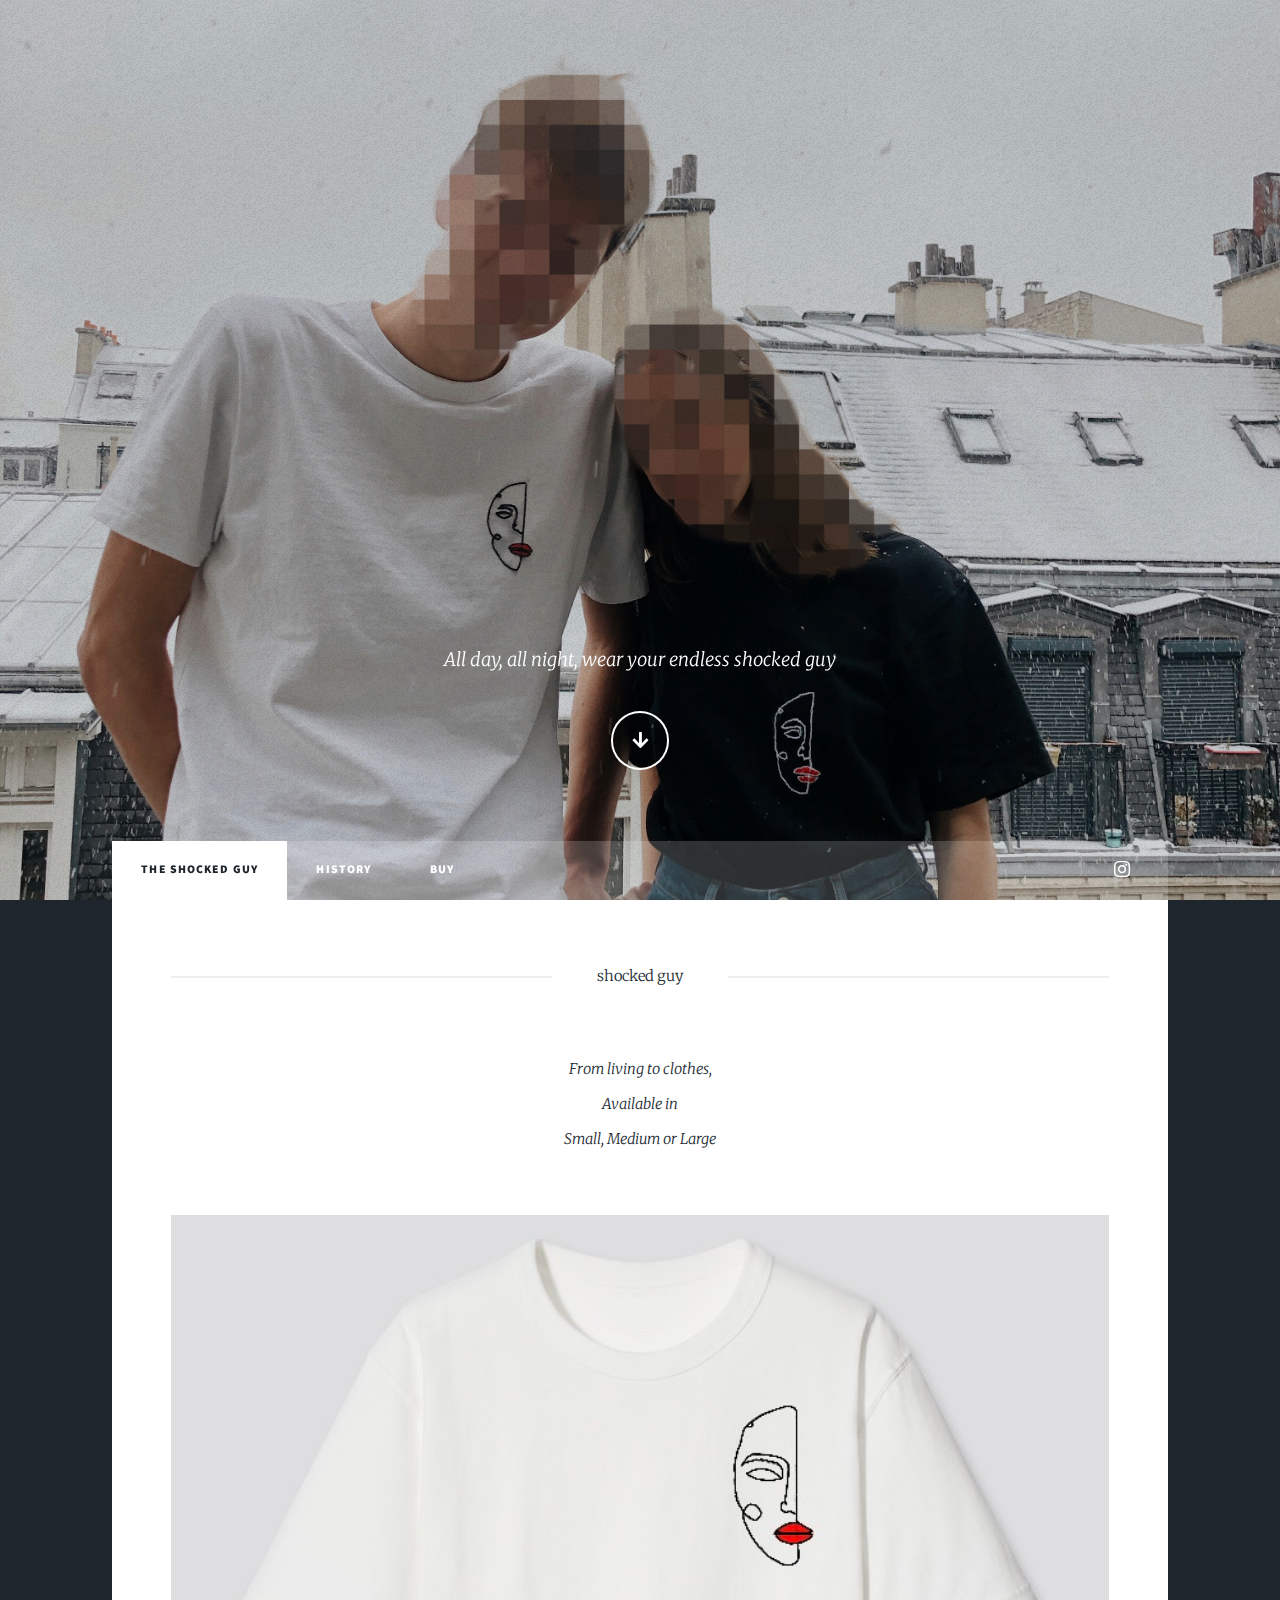
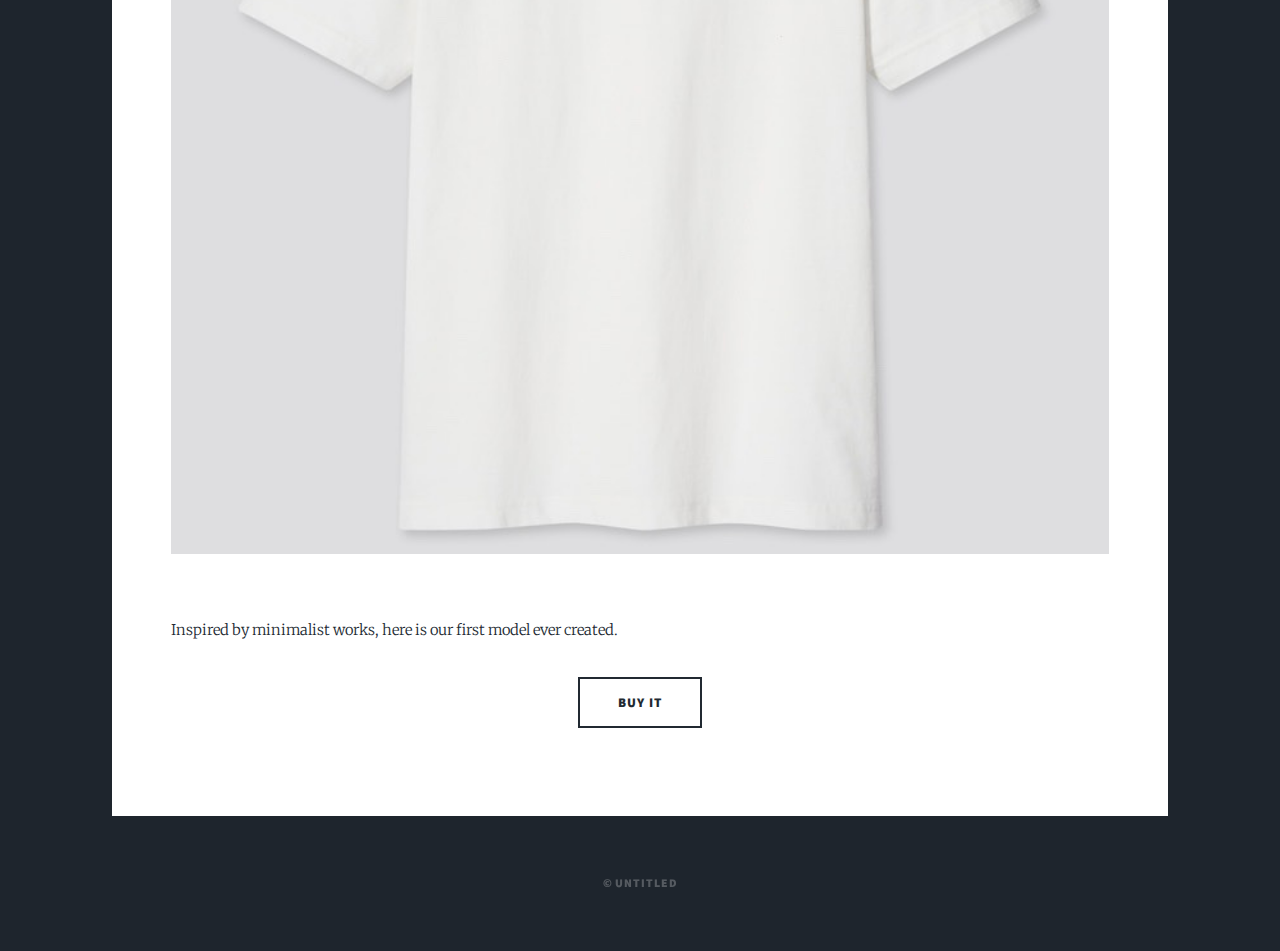
<file: index.html>
<!DOCTYPE HTML>
<!--
	Massively by HTML5 UP
	html5up.net | @ajlkn
	Free for personal and commercial use under the CCA 3.0 license (html5up.net/license)
-->
<html>
	<head>
		<title>Lessleep</title>
		<meta charset="utf-8" />
		<meta name="viewport" content="width=device-width, initial-scale=1, user-scalable=no" />
		<link rel="stylesheet" href="assets/css/main.css" />
		<noscript><link rel="stylesheet" href="assets/css/noscript.css" /></noscript>
	</head>
	<body class="is-preload">

		<!-- Wrapper -->
			<div id="wrapper" class="fade-in">

				<!-- Intro -->
					<div id="intro">
						
						<p>All day, all night, wear your endless shocked guy</p>
						<ul class="actions">
							<li><a href="#header" class="button icon solid solo fa-arrow-down scrolly">Join the movement</a></li>
						</ul>
					</div>

				<!-- Header -->
					<header id="header">
						<a href="index.html" class="logo">Limitless</a>
					</header>

				<!-- Nav -->
					<nav id="nav">
						<ul class="links">
							<li class="active"><a href="index.html">The shocked guy</a></li>
						<!-- 	<li><a href="deuxiemeitem.html">Second item</a></li> -->
							<li><a href="histoire.html">History</a></li>
							<li><a href="buy.html">Buy</a></li>

						</ul>
						<ul class="icons">
							
							<li><a href="https://www.instagram.com/untilsunrise_brand/" class="icon brands fa-instagram"><span class="label">Instagram</span></a></li>
							
						</ul>
					</nav>

				<!-- Main -->
					<div id="main">

						<!-- Featured Post -->
							<article class="post featured">
								<header class="major">
									<span class="date">shocked guy</span>
									
									<p>From living to clothes, <br/>
									 Available in <br />
									Small, Medium or Large</p>
								</header>
								<a class="image main"><img src="images/pic07.jpg" alt="" /></a>
								<p>Inspired by minimalist works, here is our first model ever created.</p>
								<ul class="actions special">
									<li><a href="buy.html" class="button large">Buy it</a></li>
								</ul>
							</article>
						

					</div>

				

				<!-- Copyright -->
					<div id="copyright">
						<ul><li>&copy; Untitled</li></ul>
					</div>

			</div>

		<!-- Scripts -->
			<script src="assets/js/jquery.min.js"></script>
			<script src="assets/js/jquery.scrollex.min.js"></script>
			<script src="assets/js/jquery.scrolly.min.js"></script>
			<script src="assets/js/browser.min.js"></script>
			<script src="assets/js/breakpoints.min.js"></script>
			<script src="assets/js/util.js"></script>
			<script src="assets/js/main.js"></script>

	</body>
</html>
</file>
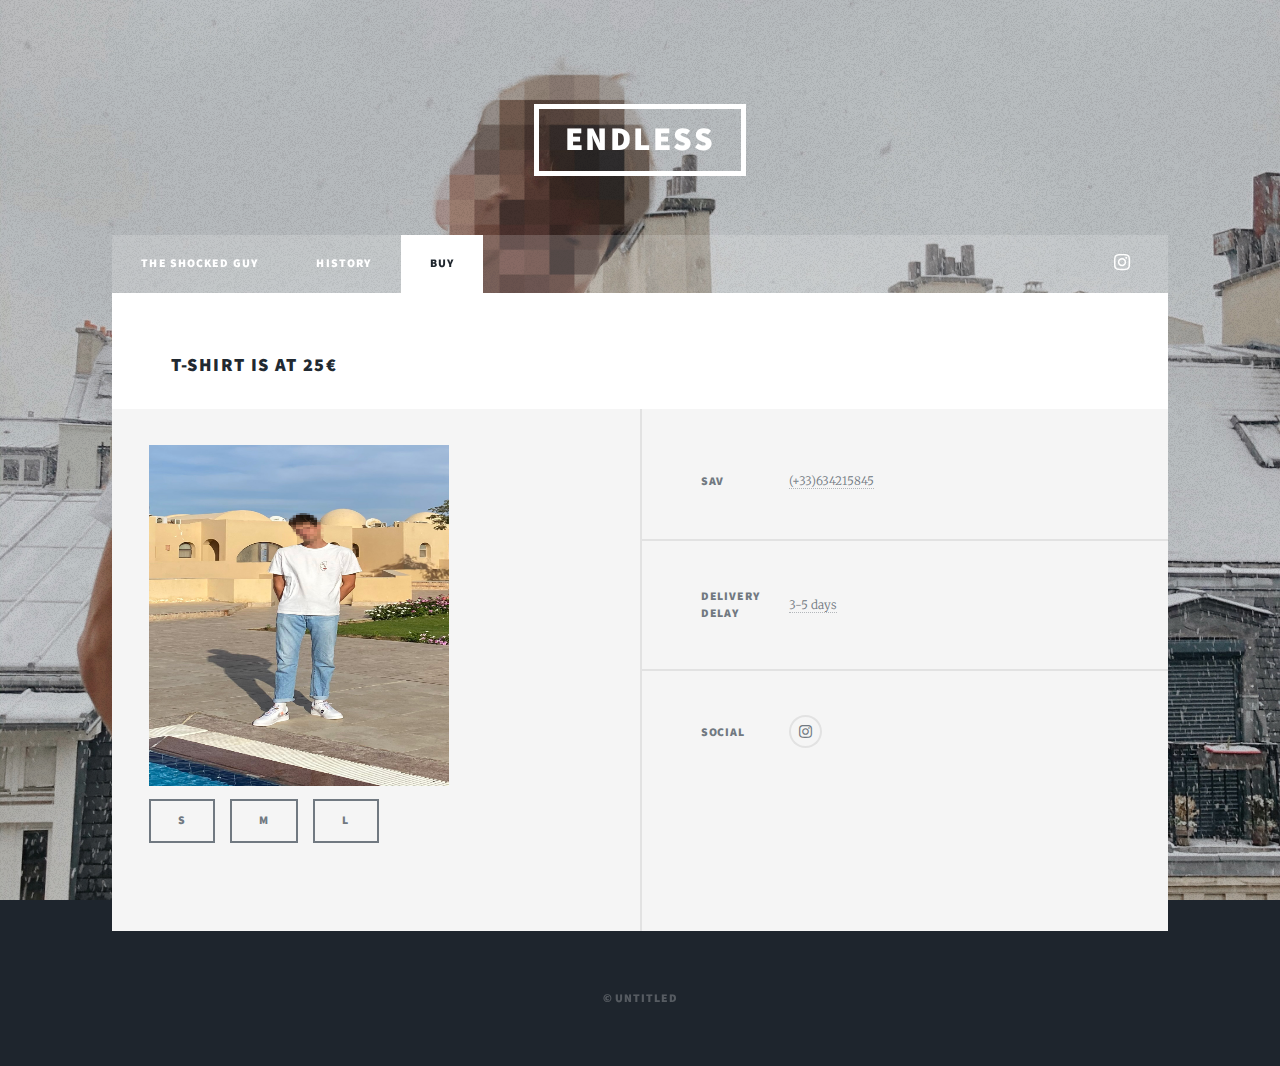
<file: buy.html>
<!DOCTYPE HTML>
<!--
	Massively by HTML5 UP
	html5up.net | @ajlkn
	Free for personal and commercial use under the CCA 3.0 license (html5up.net/license)
-->
<html>
	<head>
		<title>Lessleep</title>
		<meta charset="utf-8" />
		<meta name="viewport" content="width=device-width, initial-scale=1, user-scalable=no" />
		<link rel="stylesheet" href="assets/css/main.css" />
		<noscript><link rel="stylesheet" href="assets/css/noscript.css" /></noscript>
	</head>
	<body class="is-preload">

		<!-- Wrapper -->
			
		<!-- Wrapper -->
			<div id="wrapper">

				<!-- Header -->
					<header id="header">
						<a href="index.html" class="logo">Endless</a>
					</header>

				<!-- Nav -->
					<nav id="nav">
						<ul class="links">
							<li><a href="index.html">The shocked guy</a></li>
							<!-- <li><a href="deuxiemeitem.html">Second item</a></li> -->
							<li><a href="histoire.html">History</a></li>
							<li class="active"><a href="buy.html">Buy</a></li>

						</ul>


						<ul class="icons">
							<li><a href="https://www.instagram.com/untilsunrise_brand/" class="icon brands fa-instagram"><span class="label">Instagram</span></a></li>
							
						</ul>
					</nav>

				<!-- Main -->
					<div id="main">
<h3> T-shirt is at 25€</h3>

					</div>

					<footer id="footer">


						<section>
							
							<form method="post" action="#">
								<div class="fields">
								<div display: inline-block><img src="images/ah.jpg"width="300"
									height="341"></div>
									
								<!---	<div class="field">
										<label for="email">Email</label>
										<input type="text" name="email" id="email" />
									</div>
									<div class="field">
										<label for="message">Message</label>
										<textarea name="message" id="message" rows="3"></textarea>
									</div>
								</div> -->
								
								<ul class="actions">

									<li><input type="submit" value="S" />
									</li>
									<li><input type="submit" value="M" />
									</li>
									<li><input type="submit" value="L" />
									</li>

									
								</ul>

								
							</form>
							
						</section>
						<section class="split contact">
							
							<section>
								<h3>SAV</h3>
								<p><a href="tel:+33634215845">(+33)634215845</a>
									<br>
							</section>
							<section>
								<h3>delivery delay</h3>
								<p><a>3-5 days</a></p>
							</section>
							<section>
								<h3>Social</h3>
								<ul class="icons alt">
									<li><a href="https://www.instagram.com/untilsunrise_brand/" class="icon brands fa-instagram"><span class="label">Instagram</span></a></li>
									
								
								</ul>
							</section>
						</section>
					</footer>

				

				<!-- Copyright -->
					<div id="copyright">
						<ul><li>&copy; Untitled</li></ul>
					</div>

			</div>

		<!-- Scripts -->
			<script src="assets/js/jquery.min.js"></script>
			<script src="assets/js/jquery.scrollex.min.js"></script>
			<script src="assets/js/jquery.scrolly.min.js"></script>
			<script src="assets/js/browser.min.js"></script>
			<script src="assets/js/breakpoints.min.js"></script>
			<script src="assets/js/util.js"></script>
			<script src="assets/js/main.js"></script>

	</body>
</html>
</file>
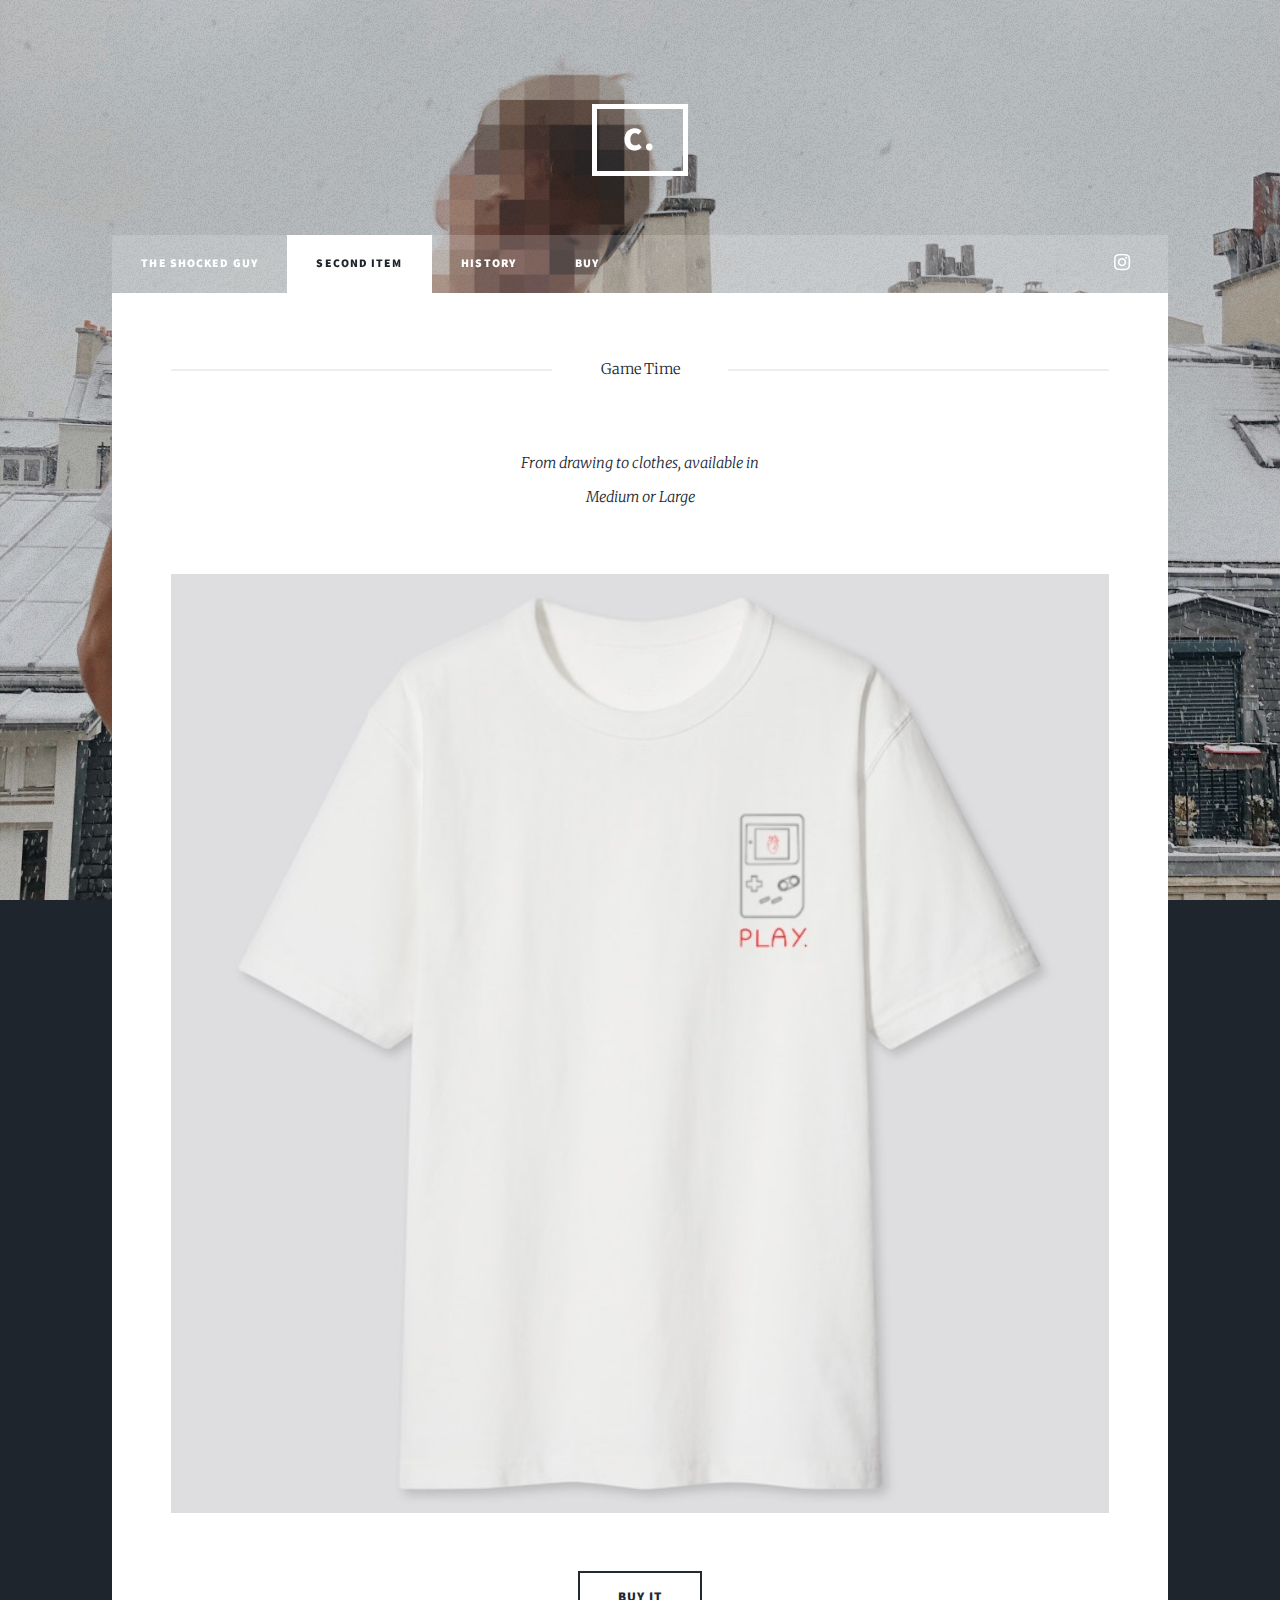
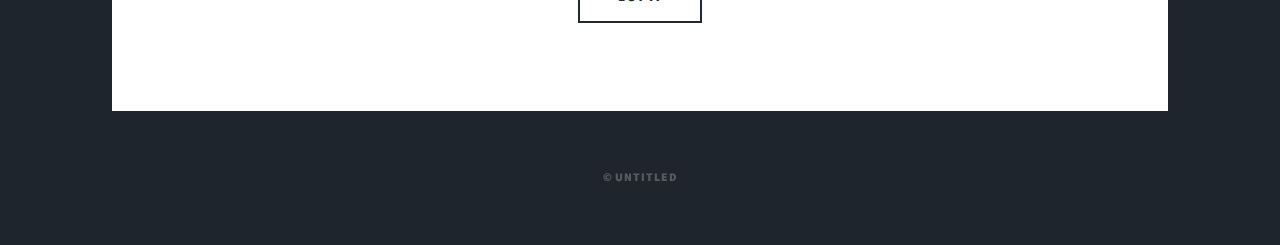
<file: deuxiemeitem.html>
<!DOCTYPE HTML>
<!--
	Massively by HTML5 UP
	html5up.net | @ajlkn
	Free for personal and commercial use under the CCA 3.0 license (html5up.net/license)
-->
<html>
	<head>
		<title>Lessleep</title>
		<meta charset="utf-8" />
		<meta name="viewport" content="width=device-width, initial-scale=1, user-scalable=no" />
		<link rel="stylesheet" href="assets/css/main.css" />
		<noscript><link rel="stylesheet" href="assets/css/noscript.css" /></noscript>
	</head>
	<body class="is-preload">

		<!-- Wrapper -->
			<div id="wrapper">

				<!-- Header -->
					<header id="header">
						<a href="index.html" class="logo">C.</a>
					</header>

				<!-- Nav -->
					<nav id="nav">
						<ul class="links">
							<li><a href="index.html">The shocked guy</a></li>
							<li class="active"><a href="deuxiemeitem.html">Second item</a></li>
							<li><a href="histoire.html">History</a></li>
							<li><a href="buy.html">Buy</a></li>
						</ul>


						<ul class="icons">
							<li><a href="#" class="icon brands fa-instagram"><span class="label">Instagram</span></a></li>
							
						</ul>
					</nav>

				<!-- Main -->
					<div id="main">

						<!-- Post -->


						<article class="post featured">
								<header class="major">
									<span class="date">Game Time</span>
									
									<p>From drawing to clothes,
									available in <br />
									Medium or Large</p>
								</header>
								<a class="image main"><img src="images/pic02.jpg" alt="" /></a>
								<ul class="actions special">
									<li><a href="buy.html" class="button large">Buy it</a></li>
								</ul>
							</article>


					</div>

			

				<!-- Copyright -->
					<div id="copyright">
						<ul><li>&copy; Untitled</li></ul>
					</div>

			</div>

		<!-- Scripts -->
			<script src="assets/js/jquery.min.js"></script>
			<script src="assets/js/jquery.scrollex.min.js"></script>
			<script src="assets/js/jquery.scrolly.min.js"></script>
			<script src="assets/js/browser.min.js"></script>
			<script src="assets/js/breakpoints.min.js"></script>
			<script src="assets/js/util.js"></script>
			<script src="assets/js/main.js"></script>

	</body>
</html>
</file>
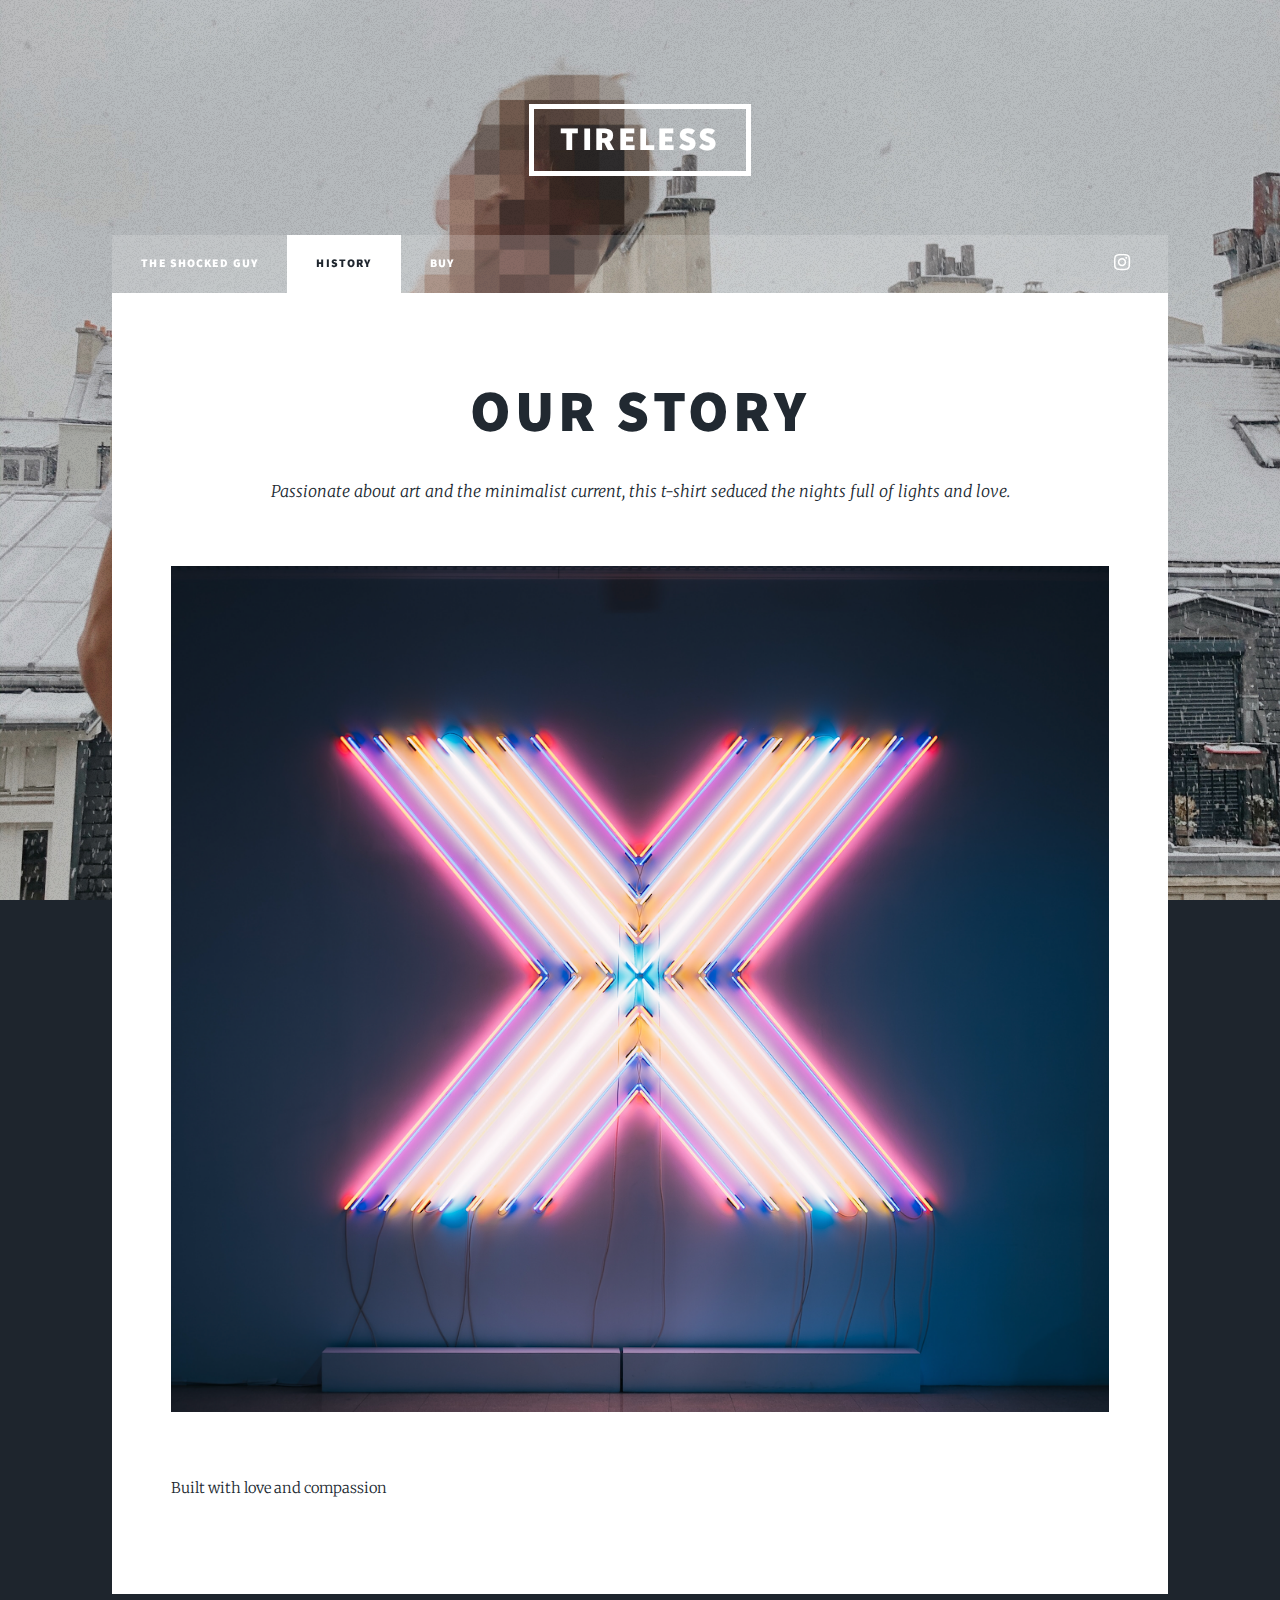
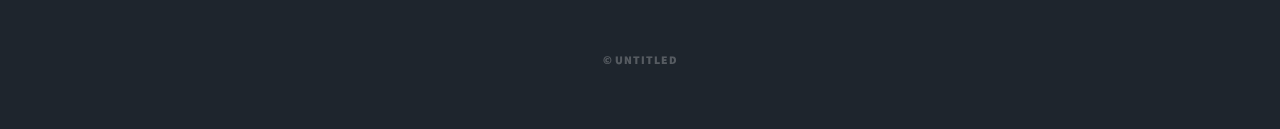
<file: histoire.html>
<!DOCTYPE HTML>
<!--
	Massively by HTML5 UP
	html5up.net | @ajlkn
	Free for personal and commercial use under the CCA 3.0 license (html5up.net/license)
-->
<html>
	<head>
		<title>Lessleep</title>
		<meta charset="utf-8" />
		<meta name="viewport" content="width=device-width, initial-scale=1, user-scalable=no" />
		<link rel="stylesheet" href="assets/css/main.css" />
		<noscript><link rel="stylesheet" href="assets/css/noscript.css" /></noscript>
	</head>
	<body class="is-preload">

		<!-- Wrapper -->
			<div id="wrapper">

				<!-- Header -->
					<header id="header">
						<a href="index.html" class="logo">Tireless</a>
					</header>

				<!-- Nav -->
					<nav id="nav">
						<ul class="links">
							<li><a href="index.html">The shocked guy</a></li>
					<!--		<li><a href="deuxiemeitem.html">Second item</a></li> -->
							<li class="active"><a href="histoire.html">History</a></li>
							<li><a href="buy.html">Buy</a></li>
							
						</ul>


						<ul class="icons">
							<li><a href="https://www.instagram.com/untilsunrise_brand/" class="icon brands fa-instagram"><span class="label">Instagram</span></a></li>
							
						</ul>
					</nav>

				<!-- Main -->
					<div id="main">

						<!-- Post -->
							<section class="post">
								<header class="major">
								
									<h1>Our story</h1>
									<p>Passionate about art and the minimalist current, this t-shirt seduced the nights full of lights and love.</p>
								</header>
								<div class="image main"><img src="images/pic01.jpg" alt="" /></div>
								<p>Built with love and compassion</p>
							
							</section>

							


					</div>



					

				<!-- Copyright -->
					<div id="copyright">
						<ul><li>&copy; Untitled</li></ul>
					</div>

			</div>

		<!-- Scripts -->
			<script src="assets/js/jquery.min.js"></script>
			<script src="assets/js/jquery.scrollex.min.js"></script>
			<script src="assets/js/jquery.scrolly.min.js"></script>
			<script src="assets/js/browser.min.js"></script>
			<script src="assets/js/breakpoints.min.js"></script>
			<script src="assets/js/util.js"></script>
			<script src="assets/js/main.js"></script>

	</body>
</html>
</file>
<file: assets/css/main.css>
@import url(fontawesome-all.min.css);
@import url("https://fonts.googleapis.com/css?family=Merriweather:300,700,300italic,700italic|Source+Sans+Pro:900");

/*
	Massively by HTML5 UP
	html5up.net | @ajlkn
	Free for personal and commercial use under the CCA 3.0 license (html5up.net/license)
*/

html, body, div, span, applet, object,
iframe, h1, h2, h3, h4, h5, h6, p, blockquote,
pre, a, abbr, acronym, address, big, cite,
code, del, dfn, em, img, ins, kbd, q, s, samp,
small, strike, strong, sub, sup, tt, var, b,
u, i, center, dl, dt, dd, ol, ul, li, fieldset,
form, label, legend, table, caption, tbody,
tfoot, thead, tr, th, td, article, aside,
canvas, details, embed, figure, figcaption,
footer, header, hgroup, menu, nav, output, ruby,
section, summary, time, mark, audio, video {
	margin: 0;
	padding: 0;
	border: 0;
	font-size: 100%;
	font: inherit;
	vertical-align: baseline;}

article, aside, details, figcaption, figure,
footer, header, hgroup, menu, nav, section {
	display: block;}

body {
	line-height: 1;
}

ol, ul {
	list-style: none;
}

blockquote, q {
	quotes: none;
}

	blockquote:before, blockquote:after, q:before, q:after {
		content: '';
		content: none;
	}

table {
	border-collapse: collapse;
	border-spacing: 0;
}

body {
	-webkit-text-size-adjust: none;
}

mark {
	background-color: transparent;
	color: inherit;
}

input::-moz-focus-inner {
	border: 0;
	padding: 0;
}

input, select, textarea {
	-moz-appearance: none;
	-webkit-appearance: none;
	-ms-appearance: none;
	appearance: none;
}

/* Basic */

	@-ms-viewport {
		width: device-width;
	}

	body {
		-ms-overflow-style: scrollbar;
	}

	@media screen and (max-width: 480px) {

		html, body {
			min-width: 320px;
		}

	}

	html {
		box-sizing: border-box;
	}

	*, *:before, *:after {
		box-sizing: inherit;
	}

	body {
		background-color: #1e252d;
	}

		body.is-preload *, body.is-preload *:before, body.is-preload *:after {
			-moz-animation: none !important;
			-webkit-animation: none !important;
			-ms-animation: none !important;
			animation: none !important;
			-moz-transition: none !important;
			-webkit-transition: none !important;
			-ms-transition: none !important;
			transition: none !important;
		}

/* Type */

	html {
		font-size: 16pt;
	}

		@media screen and (max-width: 1680px) {

			html {
				font-size: 12pt;
			}

		}

		@media screen and (max-width: 1280px) {

			html {
				font-size: 11pt;
			}

		}

		@media screen and (max-width: 360px) {

			html {
				font-size: 10pt;
			}

		}

	body {
		color: #212931;
	}

	body, input, select, textarea {
		font-family: "Merriweather", Georgia, serif;
		font-weight: 300;
		font-size: 1rem;
		line-height: 2.375;
	}

	a {
		-moz-transition: color 0.2s ease-in-out, background-color 0.2s ease-in-out, border-color 0.2s ease-in-out, box-shadow 0.2s ease-in-out;
		-webkit-transition: color 0.2s ease-in-out, background-color 0.2s ease-in-out, border-color 0.2s ease-in-out, box-shadow 0.2s ease-in-out;
		-ms-transition: color 0.2s ease-in-out, background-color 0.2s ease-in-out, border-color 0.2s ease-in-out, box-shadow 0.2s ease-in-out;
		transition: color 0.2s ease-in-out, background-color 0.2s ease-in-out, border-color 0.2s ease-in-out, box-shadow 0.2s ease-in-out;
		border-bottom: dotted 1px;
		text-decoration: none;
	}

		a:hover {
			border-bottom-color: transparent;
		}

	strong, b {
		font-weight: 600;
	}

	em, i {
		font-style: italic;
	}

	p {
		text-align: justify;
		margin: 0 0 2rem 0;
	}

	h1, h2, h3, h4, h5, h6 {
		font-family: "Source Sans Pro", Helvetica, sans-serif;
		font-weight: 900;
		line-height: 1.5;
		letter-spacing: 0.075em;
		text-transform: uppercase;
		margin: 0 0 1rem 0;
	}

		h1 a, h2 a, h3 a, h4 a, h5 a, h6 a {
			border-bottom: 0;
			color: inherit;
			text-decoration: none;
		}

	h1 {
		font-size: 4rem;
		line-height: 1.1;
		margin: 0 0 2rem 0;
	}

	h2 {
		font-size: 1.75rem;
		line-height: 1.3;
		margin: 0 0 1.5rem 0;
	}

	h3 {
		font-size: 1.25rem;
		margin: 0 0 1.5rem 0;
	}

	h4 {
		font-size: 1rem;
	}

	h5 {
		font-size: 0.9rem;
	}

	h6 {
		font-size: 0.8rem;
	}

	sub {
		font-size: 0.8rem;
		position: relative;
		top: 0.5rem;
	}

	sup {
		font-size: 0.8rem;
		position: relative;
		top: -0.5rem;
	}

	blockquote {
		border-left: solid 4px;
		font-style: italic;
		margin: 0 0 2rem 0;
		padding: 0.5rem 0 0.5rem 2rem;
	}

	code {
		border: solid 2px;
		font-family: "Courier New", monospace;
		font-size: 0.9rem;
		margin: 0 0.25rem;
		padding: 0.25rem 0.65rem;
	}

	pre {
		-webkit-overflow-scrolling: touch;
		font-family: "Courier New", monospace;
		font-size: 0.9rem;
		margin: 0 0 2rem 0;
	}

		pre code {
			display: block;
			line-height: 1.75;
			padding: 1rem 1.5rem;
			overflow-x: auto;
		}

	hr {
		border: 0;
		border-bottom: solid 2px;
		margin: 3rem 0;
	}

		hr.major {
			margin: 5rem 0;
		}

	.align-left {
		text-align: left;
	}

	.align-center {
		text-align: center;
	}

	.align-right {
		text-align: right;
	}

	input, select, textarea {
		color: #212931;
	}

	a {
		color: #212931;
		border-bottom-color: rgba(33, 41, 49, 0.5);
	}

		a:hover {
			border-bottom-color: transparent;
			color: #18bfef !important;
		}

	strong, b {
		color: #212931;
	}

	h1, h2, h3, h4, h5, h6 {
		color: #212931;
	}

	blockquote {
		border-left-color: #eeeeee;
	}

	code {
		background: rgba(220, 220, 220, 0.25);
		border-color: #eeeeee;
	}

	hr {
		border-bottom-color: #eeeeee;
	}

/* Row */

	.row {
		display: flex;
		flex-wrap: wrap;
		box-sizing: border-box;
		align-items: stretch;
	}

		.row > * {
			box-sizing: border-box;
		}

		.row.gtr-uniform > * > :last-child {
			margin-bottom: 0;
		}

		.row.aln-left {
			justify-content: flex-start;
		}

		.row.aln-center {
			justify-content: center;
		}

		.row.aln-right {
			justify-content: flex-end;
		}

		.row.aln-top {
			align-items: flex-start;
		}

		.row.aln-middle {
			align-items: center;
		}

		.row.aln-bottom {
			align-items: flex-end;
		}

		.row > .imp {
			order: -1;
		}

		.row > .col-1 {
			width: 8.33333%;
		}

		.row > .off-1 {
			margin-left: 8.33333%;
		}

		.row > .col-2 {
			width: 16.66667%;
		}

		.row > .off-2 {
			margin-left: 16.66667%;
		}

		.row > .col-3 {
			width: 25%;
		}

		.row > .off-3 {
			margin-left: 25%;
		}

		.row > .col-4 {
			width: 33.33333%;
		}

		.row > .off-4 {
			margin-left: 33.33333%;
		}

		.row > .col-5 {
			width: 41.66667%;
		}

		.row > .off-5 {
			margin-left: 41.66667%;
		}

		.row > .col-6 {
			width: 50%;
		}

		.row > .off-6 {
			margin-left: 50%;
		}

		.row > .col-7 {
			width: 58.33333%;
		}

		.row > .off-7 {
			margin-left: 58.33333%;
		}

		.row > .col-8 {
			width: 66.66667%;
		}

		.row > .off-8 {
			margin-left: 66.66667%;
		}

		.row > .col-9 {
			width: 75%;
		}

		.row > .off-9 {
			margin-left: 75%;
		}

		.row > .col-10 {
			width: 83.33333%;
		}

		.row > .off-10 {
			margin-left: 83.33333%;
		}

		.row > .col-11 {
			width: 91.66667%;
		}

		.row > .off-11 {
			margin-left: 91.66667%;
		}

		.row > .col-12 {
			width: 100%;
		}

		.row > .off-12 {
			margin-left: 100%;
		}

		.row.gtr-0 {
			margin-top: 0;
			margin-left: 0rem;
		}

			.row.gtr-0 > * {
				padding: 0 0 0 0rem;
			}

			.row.gtr-0.gtr-uniform {
				margin-top: 0rem;
			}

				.row.gtr-0.gtr-uniform > * {
					padding-top: 0rem;
				}

		.row.gtr-25 {
			margin-top: 0;
			margin-left: -0.375rem;
		}

			.row.gtr-25 > * {
				padding: 0 0 0 0.375rem;
			}

			.row.gtr-25.gtr-uniform {
				margin-top: -0.375rem;
			}

				.row.gtr-25.gtr-uniform > * {
					padding-top: 0.375rem;
				}

		.row.gtr-50 {
			margin-top: 0;
			margin-left: -0.75rem;
		}

			.row.gtr-50 > * {
				padding: 0 0 0 0.75rem;
			}

			.row.gtr-50.gtr-uniform {
				margin-top: -0.75rem;
			}

				.row.gtr-50.gtr-uniform > * {
					padding-top: 0.75rem;
				}

		.row {
			margin-top: 0;
			margin-left: -1.5rem;
		}

			.row > * {
				padding: 0 0 0 1.5rem;
			}

			.row.gtr-uniform {
				margin-top: -1.5rem;
			}

				.row.gtr-uniform > * {
					padding-top: 1.5rem;
				}

		.row.gtr-150 {
			margin-top: 0;
			margin-left: -2.25rem;
		}

			.row.gtr-150 > * {
				padding: 0 0 0 2.25rem;
			}

			.row.gtr-150.gtr-uniform {
				margin-top: -2.25rem;
			}

				.row.gtr-150.gtr-uniform > * {
					padding-top: 2.25rem;
				}

		.row.gtr-200 {
			margin-top: 0;
			margin-left: -3rem;
		}

			.row.gtr-200 > * {
				padding: 0 0 0 3rem;
			}

			.row.gtr-200.gtr-uniform {
				margin-top: -3rem;
			}

				.row.gtr-200.gtr-uniform > * {
					padding-top: 3rem;
				}

		@media screen and (max-width: 1680px) {

			.row {
				display: flex;
				flex-wrap: wrap;
				box-sizing: border-box;
				align-items: stretch;
			}

				.row > * {
					box-sizing: border-box;
				}

				.row.gtr-uniform > * > :last-child {
					margin-bottom: 0;
				}

				.row.aln-left {
					justify-content: flex-start;
				}

				.row.aln-center {
					justify-content: center;
				}

				.row.aln-right {
					justify-content: flex-end;
				}

				.row.aln-top {
					align-items: flex-start;
				}

				.row.aln-middle {
					align-items: center;
				}

				.row.aln-bottom {
					align-items: flex-end;
				}

				.row > .imp-xlarge {
					order: -1;
				}

				.row > .col-1-xlarge {
					width: 8.33333%;
				}

				.row > .off-1-xlarge {
					margin-left: 8.33333%;
				}

				.row > .col-2-xlarge {
					width: 16.66667%;
				}

				.row > .off-2-xlarge {
					margin-left: 16.66667%;
				}

				.row > .col-3-xlarge {
					width: 25%;
				}

				.row > .off-3-xlarge {
					margin-left: 25%;
				}

				.row > .col-4-xlarge {
					width: 33.33333%;
				}

				.row > .off-4-xlarge {
					margin-left: 33.33333%;
				}

				.row > .col-5-xlarge {
					width: 41.66667%;
				}

				.row > .off-5-xlarge {
					margin-left: 41.66667%;
				}

				.row > .col-6-xlarge {
					width: 50%;
				}

				.row > .off-6-xlarge {
					margin-left: 50%;
				}

				.row > .col-7-xlarge {
					width: 58.33333%;
				}

				.row > .off-7-xlarge {
					margin-left: 58.33333%;
				}

				.row > .col-8-xlarge {
					width: 66.66667%;
				}

				.row > .off-8-xlarge {
					margin-left: 66.66667%;
				}

				.row > .col-9-xlarge {
					width: 75%;
				}

				.row > .off-9-xlarge {
					margin-left: 75%;
				}

				.row > .col-10-xlarge {
					width: 83.33333%;
				}

				.row > .off-10-xlarge {
					margin-left: 83.33333%;
				}

				.row > .col-11-xlarge {
					width: 91.66667%;
				}

				.row > .off-11-xlarge {
					margin-left: 91.66667%;
				}

				.row > .col-12-xlarge {
					width: 100%;
				}

				.row > .off-12-xlarge {
					margin-left: 100%;
				}

				.row.gtr-0 {
					margin-top: 0;
					margin-left: 0rem;
				}

					.row.gtr-0 > * {
						padding: 0 0 0 0rem;
					}

					.row.gtr-0.gtr-uniform {
						margin-top: 0rem;
					}

						.row.gtr-0.gtr-uniform > * {
							padding-top: 0rem;
						}

				.row.gtr-25 {
					margin-top: 0;
					margin-left: -0.375rem;
				}

					.row.gtr-25 > * {
						padding: 0 0 0 0.375rem;
					}

					.row.gtr-25.gtr-uniform {
						margin-top: -0.375rem;
					}

						.row.gtr-25.gtr-uniform > * {
							padding-top: 0.375rem;
						}

				.row.gtr-50 {
					margin-top: 0;
					margin-left: -0.75rem;
				}

					.row.gtr-50 > * {
						padding: 0 0 0 0.75rem;
					}

					.row.gtr-50.gtr-uniform {
						margin-top: -0.75rem;
					}

						.row.gtr-50.gtr-uniform > * {
							padding-top: 0.75rem;
						}

				.row {
					margin-top: 0;
					margin-left: -1.5rem;
				}

					.row > * {
						padding: 0 0 0 1.5rem;
					}

					.row.gtr-uniform {
						margin-top: -1.5rem;
					}

						.row.gtr-uniform > * {
							padding-top: 1.5rem;
						}

				.row.gtr-150 {
					margin-top: 0;
					margin-left: -2.25rem;
				}

					.row.gtr-150 > * {
						padding: 0 0 0 2.25rem;
					}

					.row.gtr-150.gtr-uniform {
						margin-top: -2.25rem;
					}

						.row.gtr-150.gtr-uniform > * {
							padding-top: 2.25rem;
						}

				.row.gtr-200 {
					margin-top: 0;
					margin-left: -3rem;
				}

					.row.gtr-200 > * {
						padding: 0 0 0 3rem;
					}

					.row.gtr-200.gtr-uniform {
						margin-top: -3rem;
					}

						.row.gtr-200.gtr-uniform > * {
							padding-top: 3rem;
						}

		}

		@media screen and (max-width: 1280px) {

			.row {
				display: flex;
				flex-wrap: wrap;
				box-sizing: border-box;
				align-items: stretch;
			}

				.row > * {
					box-sizing: border-box;
				}

				.row.gtr-uniform > * > :last-child {
					margin-bottom: 0;
				}

				.row.aln-left {
					justify-content: flex-start;
				}

				.row.aln-center {
					justify-content: center;
				}

				.row.aln-right {
					justify-content: flex-end;
				}

				.row.aln-top {
					align-items: flex-start;
				}

				.row.aln-middle {
					align-items: center;
				}

				.row.aln-bottom {
					align-items: flex-end;
				}

				.row > .imp-large {
					order: -1;
				}

				.row > .col-1-large {
					width: 8.33333%;
				}

				.row > .off-1-large {
					margin-left: 8.33333%;
				}

				.row > .col-2-large {
					width: 16.66667%;
				}

				.row > .off-2-large {
					margin-left: 16.66667%;
				}

				.row > .col-3-large {
					width: 25%;
				}

				.row > .off-3-large {
					margin-left: 25%;
				}

				.row > .col-4-large {
					width: 33.33333%;
				}

				.row > .off-4-large {
					margin-left: 33.33333%;
				}

				.row > .col-5-large {
					width: 41.66667%;
				}

				.row > .off-5-large {
					margin-left: 41.66667%;
				}

				.row > .col-6-large {
					width: 50%;
				}

				.row > .off-6-large {
					margin-left: 50%;
				}

				.row > .col-7-large {
					width: 58.33333%;
				}

				.row > .off-7-large {
					margin-left: 58.33333%;
				}

				.row > .col-8-large {
					width: 66.66667%;
				}

				.row > .off-8-large {
					margin-left: 66.66667%;
				}

				.row > .col-9-large {
					width: 75%;
				}

				.row > .off-9-large {
					margin-left: 75%;
				}

				.row > .col-10-large {
					width: 83.33333%;
				}

				.row > .off-10-large {
					margin-left: 83.33333%;
				}

				.row > .col-11-large {
					width: 91.66667%;
				}

				.row > .off-11-large {
					margin-left: 91.66667%;
				}

				.row > .col-12-large {
					width: 100%;
				}

				.row > .off-12-large {
					margin-left: 100%;
				}

				.row.gtr-0 {
					margin-top: 0;
					margin-left: 0rem;
				}

					.row.gtr-0 > * {
						padding: 0 0 0 0rem;
					}

					.row.gtr-0.gtr-uniform {
						margin-top: 0rem;
					}

						.row.gtr-0.gtr-uniform > * {
							padding-top: 0rem;
						}

				.row.gtr-25 {
					margin-top: 0;
					margin-left: -0.375rem;
				}

					.row.gtr-25 > * {
						padding: 0 0 0 0.375rem;
					}

					.row.gtr-25.gtr-uniform {
						margin-top: -0.375rem;
					}

						.row.gtr-25.gtr-uniform > * {
							padding-top: 0.375rem;
						}

				.row.gtr-50 {
					margin-top: 0;
					margin-left: -0.75rem;
				}

					.row.gtr-50 > * {
						padding: 0 0 0 0.75rem;
					}

					.row.gtr-50.gtr-uniform {
						margin-top: -0.75rem;
					}

						.row.gtr-50.gtr-uniform > * {
							padding-top: 0.75rem;
						}

				.row {
					margin-top: 0;
					margin-left: -1.5rem;
				}

					.row > * {
						padding: 0 0 0 1.5rem;
					}

					.row.gtr-uniform {
						margin-top: -1.5rem;
					}

						.row.gtr-uniform > * {
							padding-top: 1.5rem;
						}

				.row.gtr-150 {
					margin-top: 0;
					margin-left: -2.25rem;
				}

					.row.gtr-150 > * {
						padding: 0 0 0 2.25rem;
					}

					.row.gtr-150.gtr-uniform {
						margin-top: -2.25rem;
					}

						.row.gtr-150.gtr-uniform > * {
							padding-top: 2.25rem;
						}

				.row.gtr-200 {
					margin-top: 0;
					margin-left: -3rem;
				}

					.row.gtr-200 > * {
						padding: 0 0 0 3rem;
					}

					.row.gtr-200.gtr-uniform {
						margin-top: -3rem;
					}

						.row.gtr-200.gtr-uniform > * {
							padding-top: 3rem;
						}

		}

		@media screen and (max-width: 980px) {

			.row {
				display: flex;
				flex-wrap: wrap;
				box-sizing: border-box;
				align-items: stretch;
			}

				.row > * {
					box-sizing: border-box;
				}

				.row.gtr-uniform > * > :last-child {
					margin-bottom: 0;
				}

				.row.aln-left {
					justify-content: flex-start;
				}

				.row.aln-center {
					justify-content: center;
				}

				.row.aln-right {
					justify-content: flex-end;
				}

				.row.aln-top {
					align-items: flex-start;
				}

				.row.aln-middle {
					align-items: center;
				}

				.row.aln-bottom {
					align-items: flex-end;
				}

				.row > .imp-medium {
					order: -1;
				}

				.row > .col-1-medium {
					width: 8.33333%;
				}

				.row > .off-1-medium {
					margin-left: 8.33333%;
				}

				.row > .col-2-medium {
					width: 16.66667%;
				}

				.row > .off-2-medium {
					margin-left: 16.66667%;
				}

				.row > .col-3-medium {
					width: 25%;
				}

				.row > .off-3-medium {
					margin-left: 25%;
				}

				.row > .col-4-medium {
					width: 33.33333%;
				}

				.row > .off-4-medium {
					margin-left: 33.33333%;
				}

				.row > .col-5-medium {
					width: 41.66667%;
				}

				.row > .off-5-medium {
					margin-left: 41.66667%;
				}

				.row > .col-6-medium {
					width: 50%;
				}

				.row > .off-6-medium {
					margin-left: 50%;
				}

				.row > .col-7-medium {
					width: 58.33333%;
				}

				.row > .off-7-medium {
					margin-left: 58.33333%;
				}

				.row > .col-8-medium {
					width: 66.66667%;
				}

				.row > .off-8-medium {
					margin-left: 66.66667%;
				}

				.row > .col-9-medium {
					width: 75%;
				}

				.row > .off-9-medium {
					margin-left: 75%;
				}

				.row > .col-10-medium {
					width: 83.33333%;
				}

				.row > .off-10-medium {
					margin-left: 83.33333%;
				}

				.row > .col-11-medium {
					width: 91.66667%;
				}

				.row > .off-11-medium {
					margin-left: 91.66667%;
				}

				.row > .col-12-medium {
					width: 100%;
				}

				.row > .off-12-medium {
					margin-left: 100%;
				}

				.row.gtr-0 {
					margin-top: 0;
					margin-left: 0rem;
				}

					.row.gtr-0 > * {
						padding: 0 0 0 0rem;
					}

					.row.gtr-0.gtr-uniform {
						margin-top: 0rem;
					}

						.row.gtr-0.gtr-uniform > * {
							padding-top: 0rem;
						}

				.row.gtr-25 {
					margin-top: 0;
					margin-left: -0.375rem;
				}

					.row.gtr-25 > * {
						padding: 0 0 0 0.375rem;
					}

					.row.gtr-25.gtr-uniform {
						margin-top: -0.375rem;
					}

						.row.gtr-25.gtr-uniform > * {
							padding-top: 0.375rem;
						}

				.row.gtr-50 {
					margin-top: 0;
					margin-left: -0.75rem;
				}

					.row.gtr-50 > * {
						padding: 0 0 0 0.75rem;
					}

					.row.gtr-50.gtr-uniform {
						margin-top: -0.75rem;
					}

						.row.gtr-50.gtr-uniform > * {
							padding-top: 0.75rem;
						}

				.row {
					margin-top: 0;
					margin-left: -1.5rem;
				}

					.row > * {
						padding: 0 0 0 1.5rem;
					}

					.row.gtr-uniform {
						margin-top: -1.5rem;
					}

						.row.gtr-uniform > * {
							padding-top: 1.5rem;
						}

				.row.gtr-150 {
					margin-top: 0;
					margin-left: -2.25rem;
				}

					.row.gtr-150 > * {
						padding: 0 0 0 2.25rem;
					}

					.row.gtr-150.gtr-uniform {
						margin-top: -2.25rem;
					}

						.row.gtr-150.gtr-uniform > * {
							padding-top: 2.25rem;
						}

				.row.gtr-200 {
					margin-top: 0;
					margin-left: -3rem;
				}

					.row.gtr-200 > * {
						padding: 0 0 0 3rem;
					}

					.row.gtr-200.gtr-uniform {
						margin-top: -3rem;
					}

						.row.gtr-200.gtr-uniform > * {
							padding-top: 3rem;
						}

		}

		@media screen and (max-width: 736px) {

			.row {
				display: flex;
				flex-wrap: wrap;
				box-sizing: border-box;
				align-items: stretch;
			}

				.row > * {
					box-sizing: border-box;
				}

				.row.gtr-uniform > * > :last-child {
					margin-bottom: 0;
				}

				.row.aln-left {
					justify-content: flex-start;
				}

				.row.aln-center {
					justify-content: center;
				}

				.row.aln-right {
					justify-content: flex-end;
				}

				.row.aln-top {
					align-items: flex-start;
				}

				.row.aln-middle {
					align-items: center;
				}

				.row.aln-bottom {
					align-items: flex-end;
				}

				.row > .imp-small {
					order: -1;
				}

				.row > .col-1-small {
					width: 8.33333%;
				}

				.row > .off-1-small {
					margin-left: 8.33333%;
				}

				.row > .col-2-small {
					width: 16.66667%;
				}

				.row > .off-2-small {
					margin-left: 16.66667%;
				}

				.row > .col-3-small {
					width: 25%;
				}

				.row > .off-3-small {
					margin-left: 25%;
				}

				.row > .col-4-small {
					width: 33.33333%;
				}

				.row > .off-4-small {
					margin-left: 33.33333%;
				}

				.row > .col-5-small {
					width: 41.66667%;
				}

				.row > .off-5-small {
					margin-left: 41.66667%;
				}

				.row > .col-6-small {
					width: 50%;
				}

				.row > .off-6-small {
					margin-left: 50%;
				}

				.row > .col-7-small {
					width: 58.33333%;
				}

				.row > .off-7-small {
					margin-left: 58.33333%;
				}

				.row > .col-8-small {
					width: 66.66667%;
				}

				.row > .off-8-small {
					margin-left: 66.66667%;
				}

				.row > .col-9-small {
					width: 75%;
				}

				.row > .off-9-small {
					margin-left: 75%;
				}

				.row > .col-10-small {
					width: 83.33333%;
				}

				.row > .off-10-small {
					margin-left: 83.33333%;
				}

				.row > .col-11-small {
					width: 91.66667%;
				}

				.row > .off-11-small {
					margin-left: 91.66667%;
				}

				.row > .col-12-small {
					width: 100%;
				}

				.row > .off-12-small {
					margin-left: 100%;
				}

				.row.gtr-0 {
					margin-top: 0;
					margin-left: 0rem;
				}

					.row.gtr-0 > * {
						padding: 0 0 0 0rem;
					}

					.row.gtr-0.gtr-uniform {
						margin-top: 0rem;
					}

						.row.gtr-0.gtr-uniform > * {
							padding-top: 0rem;
						}

				.row.gtr-25 {
					margin-top: 0;
					margin-left: -0.375rem;
				}

					.row.gtr-25 > * {
						padding: 0 0 0 0.375rem;
					}

					.row.gtr-25.gtr-uniform {
						margin-top: -0.375rem;
					}

						.row.gtr-25.gtr-uniform > * {
							padding-top: 0.375rem;
						}

				.row.gtr-50 {
					margin-top: 0;
					margin-left: -0.75rem;
				}

					.row.gtr-50 > * {
						padding: 0 0 0 0.75rem;
					}

					.row.gtr-50.gtr-uniform {
						margin-top: -0.75rem;
					}

						.row.gtr-50.gtr-uniform > * {
							padding-top: 0.75rem;
						}

				.row {
					margin-top: 0;
					margin-left: -1.5rem;
				}

					.row > * {
						padding: 0 0 0 1.5rem;
					}

					.row.gtr-uniform {
						margin-top: -1.5rem;
					}

						.row.gtr-uniform > * {
							padding-top: 1.5rem;
						}

				.row.gtr-150 {
					margin-top: 0;
					margin-left: -2.25rem;
				}

					.row.gtr-150 > * {
						padding: 0 0 0 2.25rem;
					}

					.row.gtr-150.gtr-uniform {
						margin-top: -2.25rem;
					}

						.row.gtr-150.gtr-uniform > * {
							padding-top: 2.25rem;
						}

				.row.gtr-200 {
					margin-top: 0;
					margin-left: -3rem;
				}

					.row.gtr-200 > * {
						padding: 0 0 0 3rem;
					}

					.row.gtr-200.gtr-uniform {
						margin-top: -3rem;
					}

						.row.gtr-200.gtr-uniform > * {
							padding-top: 3rem;
						}

		}

		@media screen and (max-width: 480px) {

			.row {
				display: flex;
				flex-wrap: wrap;
				box-sizing: border-box;
				align-items: stretch;
			}

				.row > * {
					box-sizing: border-box;
				}

				.row.gtr-uniform > * > :last-child {
					margin-bottom: 0;
				}

				.row.aln-left {
					justify-content: flex-start;
				}

				.row.aln-center {
					justify-content: center;
				}

				.row.aln-right {
					justify-content: flex-end;
				}

				.row.aln-top {
					align-items: flex-start;
				}

				.row.aln-middle {
					align-items: center;
				}

				.row.aln-bottom {
					align-items: flex-end;
				}

				.row > .imp-xsmall {
					order: -1;
				}

				.row > .col-1-xsmall {
					width: 8.33333%;
				}

				.row > .off-1-xsmall {
					margin-left: 8.33333%;
				}

				.row > .col-2-xsmall {
					width: 16.66667%;
				}

				.row > .off-2-xsmall {
					margin-left: 16.66667%;
				}

				.row > .col-3-xsmall {
					width: 25%;
				}

				.row > .off-3-xsmall {
					margin-left: 25%;
				}

				.row > .col-4-xsmall {
					width: 33.33333%;
				}

				.row > .off-4-xsmall {
					margin-left: 33.33333%;
				}

				.row > .col-5-xsmall {
					width: 41.66667%;
				}

				.row > .off-5-xsmall {
					margin-left: 41.66667%;
				}

				.row > .col-6-xsmall {
					width: 50%;
				}

				.row > .off-6-xsmall {
					margin-left: 50%;
				}

				.row > .col-7-xsmall {
					width: 58.33333%;
				}

				.row > .off-7-xsmall {
					margin-left: 58.33333%;
				}

				.row > .col-8-xsmall {
					width: 66.66667%;
				}

				.row > .off-8-xsmall {
					margin-left: 66.66667%;
				}

				.row > .col-9-xsmall {
					width: 75%;
				}

				.row > .off-9-xsmall {
					margin-left: 75%;
				}

				.row > .col-10-xsmall {
					width: 83.33333%;
				}

				.row > .off-10-xsmall {
					margin-left: 83.33333%;
				}

				.row > .col-11-xsmall {
					width: 91.66667%;
				}

				.row > .off-11-xsmall {
					margin-left: 91.66667%;
				}

				.row > .col-12-xsmall {
					width: 100%;
				}

				.row > .off-12-xsmall {
					margin-left: 100%;
				}

				.row.gtr-0 {
					margin-top: 0;
					margin-left: 0rem;
				}

					.row.gtr-0 > * {
						padding: 0 0 0 0rem;
					}

					.row.gtr-0.gtr-uniform {
						margin-top: 0rem;
					}

						.row.gtr-0.gtr-uniform > * {
							padding-top: 0rem;
						}

				.row.gtr-25 {
					margin-top: 0;
					margin-left: -0.375rem;
				}

					.row.gtr-25 > * {
						padding: 0 0 0 0.375rem;
					}

					.row.gtr-25.gtr-uniform {
						margin-top: -0.375rem;
					}

						.row.gtr-25.gtr-uniform > * {
							padding-top: 0.375rem;
						}

				.row.gtr-50 {
					margin-top: 0;
					margin-left: -0.75rem;
				}

					.row.gtr-50 > * {
						padding: 0 0 0 0.75rem;
					}

					.row.gtr-50.gtr-uniform {
						margin-top: -0.75rem;
					}

						.row.gtr-50.gtr-uniform > * {
							padding-top: 0.75rem;
						}

				.row {
					margin-top: 0;
					margin-left: -1.5rem;
				}

					.row > * {
						padding: 0 0 0 1.5rem;
					}

					.row.gtr-uniform {
						margin-top: -1.5rem;
					}

						.row.gtr-uniform > * {
							padding-top: 1.5rem;
						}

				.row.gtr-150 {
					margin-top: 0;
					margin-left: -2.25rem;
				}

					.row.gtr-150 > * {
						padding: 0 0 0 2.25rem;
					}

					.row.gtr-150.gtr-uniform {
						margin-top: -2.25rem;
					}

						.row.gtr-150.gtr-uniform > * {
							padding-top: 2.25rem;
						}

				.row.gtr-200 {
					margin-top: 0;
					margin-left: -3rem;
				}

					.row.gtr-200 > * {
						padding: 0 0 0 3rem;
					}

					.row.gtr-200.gtr-uniform {
						margin-top: -3rem;
					}

						.row.gtr-200.gtr-uniform > * {
							padding-top: 3rem;
						}

		}

		@media screen and (max-width: 360px) {

			.row {
				display: flex;
				flex-wrap: wrap;
				box-sizing: border-box;
				align-items: stretch;
			}

				.row > * {
					box-sizing: border-box;
				}

				.row.gtr-uniform > * > :last-child {
					margin-bottom: 0;
				}

				.row.aln-left {
					justify-content: flex-start;
				}

				.row.aln-center {
					justify-content: center;
				}

				.row.aln-right {
					justify-content: flex-end;
				}

				.row.aln-top {
					align-items: flex-start;
				}

				.row.aln-middle {
					align-items: center;
				}

				.row.aln-bottom {
					align-items: flex-end;
				}

				.row > .imp-xxsmall {
					order: -1;
				}

				.row > .col-1-xxsmall {
					width: 8.33333%;
				}

				.row > .off-1-xxsmall {
					margin-left: 8.33333%;
				}

				.row > .col-2-xxsmall {
					width: 16.66667%;
				}

				.row > .off-2-xxsmall {
					margin-left: 16.66667%;
				}

				.row > .col-3-xxsmall {
					width: 25%;
				}

				.row > .off-3-xxsmall {
					margin-left: 25%;
				}

				.row > .col-4-xxsmall {
					width: 33.33333%;
				}

				.row > .off-4-xxsmall {
					margin-left: 33.33333%;
				}

				.row > .col-5-xxsmall {
					width: 41.66667%;
				}

				.row > .off-5-xxsmall {
					margin-left: 41.66667%;
				}

				.row > .col-6-xxsmall {
					width: 50%;
				}

				.row > .off-6-xxsmall {
					margin-left: 50%;
				}

				.row > .col-7-xxsmall {
					width: 58.33333%;
				}

				.row > .off-7-xxsmall {
					margin-left: 58.33333%;
				}

				.row > .col-8-xxsmall {
					width: 66.66667%;
				}

				.row > .off-8-xxsmall {
					margin-left: 66.66667%;
				}

				.row > .col-9-xxsmall {
					width: 75%;
				}

				.row > .off-9-xxsmall {
					margin-left: 75%;
				}

				.row > .col-10-xxsmall {
					width: 83.33333%;
				}

				.row > .off-10-xxsmall {
					margin-left: 83.33333%;
				}

				.row > .col-11-xxsmall {
					width: 91.66667%;
				}

				.row > .off-11-xxsmall {
					margin-left: 91.66667%;
				}

				.row > .col-12-xxsmall {
					width: 100%;
				}

				.row > .off-12-xxsmall {
					margin-left: 100%;
				}

				.row.gtr-0 {
					margin-top: 0;
					margin-left: 0rem;
				}

					.row.gtr-0 > * {
						padding: 0 0 0 0rem;
					}

					.row.gtr-0.gtr-uniform {
						margin-top: 0rem;
					}

						.row.gtr-0.gtr-uniform > * {
							padding-top: 0rem;
						}

				.row.gtr-25 {
					margin-top: 0;
					margin-left: -0.375rem;
				}

					.row.gtr-25 > * {
						padding: 0 0 0 0.375rem;
					}

					.row.gtr-25.gtr-uniform {
						margin-top: -0.375rem;
					}

						.row.gtr-25.gtr-uniform > * {
							padding-top: 0.375rem;
						}

				.row.gtr-50 {
					margin-top: 0;
					margin-left: -0.75rem;
				}

					.row.gtr-50 > * {
						padding: 0 0 0 0.75rem;
					}

					.row.gtr-50.gtr-uniform {
						margin-top: -0.75rem;
					}

						.row.gtr-50.gtr-uniform > * {
							padding-top: 0.75rem;
						}

				.row {
					margin-top: 0;
					margin-left: -1.5rem;
				}

					.row > * {
						padding: 0 0 0 1.5rem;
					}

					.row.gtr-uniform {
						margin-top: -1.5rem;
					}

						.row.gtr-uniform > * {
							padding-top: 1.5rem;
						}

				.row.gtr-150 {
					margin-top: 0;
					margin-left: -2.25rem;
				}

					.row.gtr-150 > * {
						padding: 0 0 0 2.25rem;
					}

					.row.gtr-150.gtr-uniform {
						margin-top: -2.25rem;
					}

						.row.gtr-150.gtr-uniform > * {
							padding-top: 2.25rem;
						}

				.row.gtr-200 {
					margin-top: 0;
					margin-left: -3rem;
				}

					.row.gtr-200 > * {
						padding: 0 0 0 3rem;
					}

					.row.gtr-200.gtr-uniform {
						margin-top: -3rem;
					}

						.row.gtr-200.gtr-uniform > * {
							padding-top: 3rem;
						}

		}

/* Box */

	.box {
		border: solid 2px;
		margin-bottom: 2rem;
		padding: 1.5rem;
	}

		.box > :last-child,
		.box > :last-child > :last-child,
		.box > :last-child > :last-child > :last-child {
			margin-bottom: 0;
		}

		.box.alt {
			border: 0;
			border-radius: 0;
			padding: 0;
		}

	.box {
		border-color: #eeeeee;
	}

/* Button */

	input[type="submit"],
	input[type="reset"],
	input[type="button"],
	button,
	.button {
		-moz-appearance: none;
		-webkit-appearance: none;
		-ms-appearance: none;
		appearance: none;
		-moz-transition: background-color 0.2s ease-in-out, box-shadow 0.2s ease-in-out, color 0.2s ease-in-out;
		-webkit-transition: background-color 0.2s ease-in-out, box-shadow 0.2s ease-in-out, color 0.2s ease-in-out;
		-ms-transition: background-color 0.2s ease-in-out, box-shadow 0.2s ease-in-out, color 0.2s ease-in-out;
		transition: background-color 0.2s ease-in-out, box-shadow 0.2s ease-in-out, color 0.2s ease-in-out;
		border: 0;
		border-radius: 0;
		cursor: pointer;
		display: inline-block;
		font-family: "Source Sans Pro", Helvetica, sans-serif;
		font-size: 0.8rem;
		font-weight: 900;
		letter-spacing: 0.075em;
		height: 3rem;
		line-height: 3rem;
		padding: 0 2rem;
		text-align: center;
		text-decoration: none;
		text-transform: uppercase;
		white-space: nowrap;
	}

		input[type="submit"].icon:before,
		input[type="reset"].icon:before,
		input[type="button"].icon:before,
		button.icon:before,
		.button.icon:before {
			margin-right: 0.5rem;
		}

		input[type="submit"].icon.solo,
		input[type="reset"].icon.solo,
		input[type="button"].icon.solo,
		button.icon.solo,
		.button.icon.solo {
			position: relative;
			width: 4rem;
			height: 4rem;
			line-height: 4rem;
			border-radius: 4rem;
			text-indent: 4rem;
			overflow: hidden;
			padding: 0;
			white-space: nowrap;
		}

			input[type="submit"].icon.solo:before,
			input[type="reset"].icon.solo:before,
			input[type="button"].icon.solo:before,
			button.icon.solo:before,
			.button.icon.solo:before {
				position: absolute;
				display: block;
				top: 0;
				left: 0;
				width: inherit;
				height: inherit;
				line-height: inherit;
				font-size: 1.25rem;
				margin-right: 0;
				text-align: center;
				text-indent: 0;
			}

		input[type="submit"].fit,
		input[type="reset"].fit,
		input[type="button"].fit,
		button.fit,
		.button.fit {
			width: 100%;
		}

		input[type="submit"].small,
		input[type="reset"].small,
		input[type="button"].small,
		button.small,
		.button.small {
			font-size: 0.7rem;
			height: 2.5rem;
			line-height: 2.5rem;
			padding: 0 1.5rem;
		}

		input[type="submit"].large,
		input[type="reset"].large,
		input[type="button"].large,
		button.large,
		.button.large {
			font-size: 0.9rem;
			height: 3.5rem;
			line-height: 3.5rem;
			padding: 0 2.75rem;
		}

		@media screen and (max-width: 980px) {

			input[type="submit"],
			input[type="reset"],
			input[type="button"],
			button,
			.button {
				font-size: 0.9rem;
				height: 3.25rem;
				line-height: 3.25rem;
			}

				input[type="submit"].large,
				input[type="reset"].large,
				input[type="button"].large,
				button.large,
				.button.large {
					font-size: 1rem;
					height: 3.75rem;
					line-height: 3.75rem;
				}

		}

		input[type="submit"].disabled, input[type="submit"]:disabled,
		input[type="reset"].disabled,
		input[type="reset"]:disabled,
		input[type="button"].disabled,
		input[type="button"]:disabled,
		button.disabled,
		button:disabled,
		.button.disabled,
		.button:disabled {
			pointer-events: none;
			opacity: 0.25;
		}

	input[type="submit"],
	input[type="reset"],
	input[type="button"],
	button,
	.button {
		background-color: transparent;
		box-shadow: inset 0 0 0 2px #212931;
		color: #212931 !important;
	}

		input[type="submit"]:hover,
		input[type="reset"]:hover,
		input[type="button"]:hover,
		button:hover,
		.button:hover {
			box-shadow: inset 0 0 0 2px #18bfef;
			color: #18bfef !important;
		}

		input[type="submit"].primary,
		input[type="reset"].primary,
		input[type="button"].primary,
		button.primary,
		.button.primary {
			background-color: #212931;
			box-shadow: none;
			color: #ffffff !important;
		}

			input[type="submit"].primary:hover,
			input[type="reset"].primary:hover,
			input[type="button"].primary:hover,
			button.primary:hover,
			.button.primary:hover {
				background-color: #18bfef;
			}

/* Form */

	form {
		margin: 0 0 2rem 0;
	}

		form > :last-child {
			margin-bottom: 0;
		}

		form > .fields {
			display: -moz-flex;
			display: -webkit-flex;
			display: -ms-flex;
			display: flex;
			-moz-flex-wrap: wrap;
			-webkit-flex-wrap: wrap;
			-ms-flex-wrap: wrap;
			flex-wrap: wrap;
			width: calc(100% + 3rem);
			margin: -1.5rem 0 2rem -1.5rem;
		}

			form > .fields > .field {
				-moz-flex-grow: 0;
				-webkit-flex-grow: 0;
				-ms-flex-grow: 0;
				flex-grow: 0;
				-moz-flex-shrink: 0;
				-webkit-flex-shrink: 0;
				-ms-flex-shrink: 0;
				flex-shrink: 0;
				padding: 1.5rem 0 0 1.5rem;
				width: calc(100% - 1.5rem);
			}

				form > .fields > .field.half {
					width: calc(50% - 0.75rem);
				}

				form > .fields > .field.third {
					width: calc(100%/3 - 0.5rem);
				}

				form > .fields > .field.quarter {
					width: calc(25% - 0.375rem);
				}

		@media screen and (max-width: 480px) {

			form > .fields {
				width: calc(100% + 3rem);
				margin: -1.5rem 0 2rem -1.5rem;
			}

				form > .fields > .field {
					padding: 1.5rem 0 0 1.5rem;
					width: calc(100% - 1.5rem);
				}

					form > .fields > .field.half {
						width: calc(100% - 1.5rem);
					}

					form > .fields > .field.third {
						width: calc(100% - 1.5rem);
					}

					form > .fields > .field.quarter {
						width: calc(100% - 1.5rem);
					}

		}

	label {
		display: block;
		font-family: "Source Sans Pro", Helvetica, sans-serif;
		font-weight: 900;
		line-height: 1.5;
		letter-spacing: 0.075em;
		font-size: 0.8rem;
		text-transform: uppercase;
		margin: 0 0 0.75rem 0;
	}

		@media screen and (max-width: 980px) {

			label {
				font-size: 0.9rem;
			}

		}

	input[type="text"],
	input[type="password"],
	input[type="email"],
	select,
	textarea {
		-moz-appearance: none;
		-webkit-appearance: none;
		-ms-appearance: none;
		appearance: none;
		background: transparent;
		border-radius: 0;
		border: solid 2px;
		color: inherit;
		display: block;
		outline: 0;
		padding: 0 1rem;
		text-decoration: none;
		width: 100%;
	}

		input[type="text"]:invalid,
		input[type="password"]:invalid,
		input[type="email"]:invalid,
		select:invalid,
		textarea:invalid {
			box-shadow: none;
		}

	select {
		background-size: 1.25rem;
		background-repeat: no-repeat;
		background-position: calc(100% - 1rem) center;
		height: 3rem;
		padding-right: 3rem;
		text-overflow: ellipsis;
	}

		select:focus::-ms-value {
			background-color: transparent;
		}

		select::-ms-expand {
			display: none;
		}

	input[type="text"],
	input[type="password"],
	input[type="email"],
	select {
		height: 3rem;
	}

	textarea {
		padding: 0.75rem 1rem;
	}

	input[type="checkbox"],
	input[type="radio"] {
		-moz-appearance: none;
		-webkit-appearance: none;
		-ms-appearance: none;
		appearance: none;
		display: block;
		float: left;
		margin-right: -2rem;
		opacity: 0;
		width: 1rem;
		z-index: -1;
	}

		input[type="checkbox"] + label,
		input[type="radio"] + label {
			text-decoration: none;
			cursor: pointer;
			display: inline-block;
			font-size: 1rem;
			letter-spacing: 0;
			font-family: "Merriweather", Georgia, serif;
			text-transform: none;
			font-weight: 300;
			padding-left: 2.8rem;
			padding-right: 1rem;
			position: relative;
		}

			input[type="checkbox"] + label:before,
			input[type="radio"] + label:before {
				-moz-osx-font-smoothing: grayscale;
				-webkit-font-smoothing: antialiased;
				display: inline-block;
				font-style: normal;
				font-variant: normal;
				text-rendering: auto;
				line-height: 1;
				text-transform: none !important;
				font-family: 'Font Awesome 5 Free';
				font-weight: 900;
			}

			input[type="checkbox"] + label:before,
			input[type="radio"] + label:before {
				border-radius: 0;
				border: solid 2px;
				content: '';
				display: inline-block;
				font-size: 0.8rem;
				height: 1.8rem;
				left: 0;
				line-height: 1.65rem;
				position: absolute;
				text-align: center;
				top: -0.125rem;
				width: 1.8rem;
			}

		input[type="checkbox"]:checked + label:before,
		input[type="radio"]:checked + label:before {
			content: '\f00c';
		}

	input[type="checkbox"] + label:before {
		border-radius: 0;
	}

	input[type="radio"] + label:before {
		border-radius: 100%;
	}

	::-webkit-input-placeholder {
		opacity: 1.0;
	}

	:-moz-placeholder {
		opacity: 1.0;
	}

	::-moz-placeholder {
		opacity: 1.0;
	}

	:-ms-input-placeholder {
		opacity: 1.0;
	}

	label {
		color: #212931;
	}

	input[type="text"],
	input[type="password"],
	input[type="email"],
	select,
	textarea {
		border-color: #eeeeee;
	}

		input[type="text"]:focus,
		input[type="password"]:focus,
		input[type="email"]:focus,
		select:focus,
		textarea:focus {
			border-color: #18bfef;
		}

	select {
		background-image: url("data:image/svg+xml;charset=utf8,%3Csvg xmlns='http://www.w3.org/2000/svg' width='40' height='40' preserveAspectRatio='none' viewBox='0 0 40 40'%3E%3Cpath d='M9.4,12.3l10.4,10.4l10.4-10.4c0.2-0.2,0.5-0.4,0.9-0.4c0.3,0,0.6,0.1,0.9,0.4l3.3,3.3c0.2,0.2,0.4,0.5,0.4,0.9 c0,0.4-0.1,0.6-0.4,0.9L20.7,31.9c-0.2,0.2-0.5,0.4-0.9,0.4c-0.3,0-0.6-0.1-0.9-0.4L4.3,17.3c-0.2-0.2-0.4-0.5-0.4-0.9 c0-0.4,0.1-0.6,0.4-0.9l3.3-3.3c0.2-0.2,0.5-0.4,0.9-0.4S9.1,12.1,9.4,12.3z' fill='%23eeeeee' /%3E%3C/svg%3E");
	}

		select option {
			background-color: #ffffff;
			color: #212931;
		}

	.select-wrapper:before {
		color: #eeeeee;
	}

	input[type="checkbox"] + label,
	input[type="radio"] + label {
		color: #212931;
	}

		input[type="checkbox"] + label:before,
		input[type="radio"] + label:before {
			border-color: #eeeeee;
		}

	input[type="checkbox"]:checked + label:before,
	input[type="radio"]:checked + label:before {
		background-color: #212931;
		border-color: #212931;
		color: #ffffff;
	}

	input[type="checkbox"]:focus + label:before,
	input[type="radio"]:focus + label:before {
		border-color: #18bfef;
	}

	::-webkit-input-placeholder {
		color: #909498 !important;
	}

	:-moz-placeholder {
		color: #909498 !important;
	}

	::-moz-placeholder {
		color: #909498 !important;
	}

	:-ms-input-placeholder {
		color: #909498 !important;
	}

	.formerize-placeholder {
		color: #909498 !important;
	}

/* Icon */

	.icon {
		text-decoration: none;
		border-bottom: none;
		position: relative;
	}

		.icon:before {
			-moz-osx-font-smoothing: grayscale;
			-webkit-font-smoothing: antialiased;
			display: inline-block;
			font-style: normal;
			font-variant: normal;
			text-rendering: auto;
			line-height: 1;
			text-transform: none !important;
			font-family: 'Font Awesome 5 Free';
			font-weight: 400;
		}

		.icon > .label {
			display: none;
		}

		.icon:before {
			line-height: inherit;
		}

		.icon.solid:before {
			font-weight: 900;
		}

		.icon.brands:before {
			font-family: 'Font Awesome 5 Brands';
		}

/* Image */

	.image {
		border: 0;
		display: inline-block;
		position: relative;
	}

		.image img {
			display: block;
		}

		.image.left, .image.right {
			max-width: 40%;
		}

			.image.left img, .image.right img {
				width: 100%;
			}

		.image.left {
			float: left;
			margin: 0 2rem 2rem 0;
			top: 0.75rem;
		}

		.image.right {
			float: right;
			margin: 0 0 2rem 2rem;
			top: 0.75rem;
		}

		.image.fit {
			display: block;
			margin: 2.5rem 0;
			width: 100%;
		}

			.image.fit:first-child {
				margin-top: 0;
			}

			.image.fit img {
				width: 100%;
			}

		.image.main {
			display: block;
			margin: 4rem 0;
			width: 100%;
		}

			.image.main:first-child {
				margin-top: 0;
			}

			.image.main img {
				width: 100%;
			}

		@media screen and (max-width: 736px) {

			.image.fit {
				margin: 2rem 0;
			}

			.image.main {
				margin: 2rem 0;
			}

		}

	a.image {
		overflow: hidden;
	}

		a.image img {
			-moz-transition: -moz-transform 0.2s ease-out;
			-webkit-transition: -webkit-transform 0.2s ease-out;
			-ms-transition: -ms-transform 0.2s ease-out;
			transition: transform 0.2s ease-out;
		}

		a.image:hover img {
			-moz-transform: scale(1.05);
			-webkit-transform: scale(1.05);
			-ms-transform: scale(1.05);
			transform: scale(1.05);
		}

/* Actions */

	ul.actions {
		display: -moz-flex;
		display: -webkit-flex;
		display: -ms-flex;
		display: flex;
		cursor: default;
		list-style: none;
		margin-left: -1rem;
		padding-left: 0;
	}

		ul.actions li {
			padding: 0 0 0 1rem;
			vertical-align: middle;
		}

		ul.actions.special {
			-moz-justify-content: center;
			-webkit-justify-content: center;
			-ms-justify-content: center;
			justify-content: center;
			width: 100%;
			margin-left: 0;
		}

			ul.actions.special li:first-child {
				padding-left: 0;
			}

		ul.actions.stacked {
			-moz-flex-direction: column;
			-webkit-flex-direction: column;
			-ms-flex-direction: column;
			flex-direction: column;
			margin-left: 0;
		}

			ul.actions.stacked li {
				padding: 1.3rem 0 0 0;
			}

				ul.actions.stacked li:first-child {
					padding-top: 0;
				}

		ul.actions.fit {
			width: calc(100% + 1rem);
		}

			ul.actions.fit li {
				-moz-flex-grow: 1;
				-webkit-flex-grow: 1;
				-ms-flex-grow: 1;
				flex-grow: 1;
				-moz-flex-shrink: 1;
				-webkit-flex-shrink: 1;
				-ms-flex-shrink: 1;
				flex-shrink: 1;
				width: 100%;
			}

				ul.actions.fit li > * {
					width: 100%;
				}

			ul.actions.fit.stacked {
				width: 100%;
			}

		@media screen and (max-width: 480px) {

			ul.actions:not(.fixed) {
				-moz-flex-direction: column;
				-webkit-flex-direction: column;
				-ms-flex-direction: column;
				flex-direction: column;
				margin-left: 0;
				width: 100% !important;
			}

				ul.actions:not(.fixed) li {
					-moz-flex-grow: 1;
					-webkit-flex-grow: 1;
					-ms-flex-grow: 1;
					flex-grow: 1;
					-moz-flex-shrink: 1;
					-webkit-flex-shrink: 1;
					-ms-flex-shrink: 1;
					flex-shrink: 1;
					padding: 1rem 0 0 0;
					text-align: center;
					width: 100%;
				}

					ul.actions:not(.fixed) li > * {
						width: 100%;
					}

					ul.actions:not(.fixed) li:first-child {
						padding-top: 0;
					}

					ul.actions:not(.fixed) li input[type="submit"],
					ul.actions:not(.fixed) li input[type="reset"],
					ul.actions:not(.fixed) li input[type="button"],
					ul.actions:not(.fixed) li button,
					ul.actions:not(.fixed) li .button {
						width: 100%;
					}

						ul.actions:not(.fixed) li input[type="submit"].icon:before,
						ul.actions:not(.fixed) li input[type="reset"].icon:before,
						ul.actions:not(.fixed) li input[type="button"].icon:before,
						ul.actions:not(.fixed) li button.icon:before,
						ul.actions:not(.fixed) li .button.icon:before {
							margin-left: -0.5rem;
						}

		}

/* Icons */

	ul.icons {
		cursor: default;
		list-style: none;
		padding-left: 0;
	}

		ul.icons li {
			display: inline-block;
			padding: 0 0.5rem 0 0;
			vertical-align: middle;
		}

			ul.icons li:last-child {
				padding-right: 0;
			}

			ul.icons li .icon:before {
				width: 2.25rem;
				height: 2.25rem;
				line-height: 2.25rem;
				display: inline-block;
				text-align: center;
				border-radius: 100%;
				font-size: 1.25rem;
			}

		ul.icons.alt li .icon:before {
			-moz-transition: color 0.2s ease-in-out, background-color 0.2s ease-in-out, border-color 0.2s ease-in-out, box-shadow 0.2s ease-in-out;
			-webkit-transition: color 0.2s ease-in-out, background-color 0.2s ease-in-out, border-color 0.2s ease-in-out, box-shadow 0.2s ease-in-out;
			-ms-transition: color 0.2s ease-in-out, background-color 0.2s ease-in-out, border-color 0.2s ease-in-out, box-shadow 0.2s ease-in-out;
			transition: color 0.2s ease-in-out, background-color 0.2s ease-in-out, border-color 0.2s ease-in-out, box-shadow 0.2s ease-in-out;
			font-size: 1rem;
		}

/* List */

	ol {
		list-style: decimal;
		margin: 0 0 2rem 0;
		padding-left: 1.25rem;
	}

		ol li {
			padding-left: 0.25rem;
		}

	ul {
		list-style: disc;
		margin: 0 0 2rem 0;
		padding-left: 1rem;
	}

		ul li {
			padding-left: 0.5rem;
		}

		ul.divided {
			list-style: none;
			padding-left: 0;
		}

			ul.divided li {
				border-top: solid 1px;
				padding: 0.5rem 0;
			}

				ul.divided li:first-child {
					border-top: 0;
					padding-top: 0;
				}

	dl {
		margin: 0 0 2rem 0;
	}

		dl dt {
			display: block;
			font-weight: 600;
			margin: 0 0 1rem 0;
		}

		dl dd {
			margin-left: 2rem;
		}

	ul.divided li {
		border-top-color: #eeeeee;
	}

	ul.icons li a.icon:hover:before {
		color: #18bfef;
	}

	ul.icons.alt li .icon:before {
		box-shadow: inset 0 0 0 2px #eeeeee;
	}

	ul.icons.alt li a.icon:hover:before {
		box-shadow: inset 0 0 0 2px #18bfef;
	}

/* Section/Article */

	section.special, article.special {
		text-align: center;
	}

	header {
		cursor: default;
	}

		header > .date {
			display: block;
			font-size: 0.8rem;
			height: 1;
			margin: 0 0 1rem 0;
			position: relative;
		}

		header > p {
			font-style: italic;
		}

		header > h1 + p {
			font-size: 1.1rem;
			margin-top: -0.5rem;
			line-height: 2;
		}

		header > h2 + p {
			font-size: 1rem;
			margin-top: -0.75rem;
		}

		header > h3 + p {
			font-size: 0.9rem;
			margin-top: -0.75rem;
		}

		header > h4 + p {
			font-size: 0.8rem;
			margin-top: -0.75rem;
		}

		header.major {
			margin: 0 0 4rem 0;
			text-align: center;
		}

			header.major > :last-child {
				margin-bottom: 0;
			}

			header.major > p {
				margin-top: 0;
				text-align: center;
			}

			header.major > .date {
				font-size: 1rem;
				margin: 0 0 4rem 0;
			}

				header.major > .date:before, header.major > .date:after {
					content: '';
					display: block;
					position: absolute;
					top: 50%;
					width: calc(50% - 6rem);
					border-top: solid 2px;
				}

				header.major > .date:before {
					left: 0;
				}

				header.major > .date:after {
					right: 0;
				}

		@media screen and (max-width: 980px) {

			header br {
				display: none;
			}

		}

		@media screen and (max-width: 736px) {

			header.major {
				margin: 0 0 2rem 0;
			}

		}

	header.major .date:before, header.major .date:after {
		border-top-color: #eeeeee;
	}

/* Table */

	.table-wrapper {
		-webkit-overflow-scrolling: touch;
		overflow-x: auto;
	}

	table {
		margin: 0 0 2rem 0;
		width: 100%;
	}

		table tbody tr {
			border: solid 1px;
			border-left: 0;
			border-right: 0;
		}

		table td {
			padding: 0.75rem 0.75rem;
		}

		table th {
			font-family: "Source Sans Pro", Helvetica, sans-serif;
			font-size: 0.8rem;
			font-weight: 900;
			letter-spacing: 0.075em;
			line-height: 1.5;
			padding: 0 0.75rem 0.75rem 0.75rem;
			text-align: left;
			text-transform: uppercase;
		}

			@media screen and (max-width: 980px) {

				table th {
					font-size: 0.9rem;
				}

			}

		table thead {
			border-bottom: solid 2px;
		}

		table tfoot {
			border-top: solid 2px;
		}

		table.alt {
			border-collapse: separate;
		}

			table.alt tbody tr td {
				border: solid 1px;
				border-left-width: 0;
				border-top-width: 0;
			}

				table.alt tbody tr td:first-child {
					border-left-width: 1px;
				}

			table.alt tbody tr:first-child td {
				border-top-width: 1px;
			}

			table.alt thead {
				border-bottom: 0;
			}

			table.alt tfoot {
				border-top: 0;
			}

	table tbody tr {
		border-color: #eeeeee;
	}

		table tbody tr:nth-child(2n + 1) {
			background-color: rgba(220, 220, 220, 0.25);
		}

	table th {
		color: #212931;
	}

	table thead {
		border-bottom-color: #eeeeee;
	}

	table tfoot {
		border-top-color: #eeeeee;
	}

	table.alt tbody tr td {
		border-color: #eeeeee;
	}

/* Pagination */

	.pagination {
		display: -moz-inline-flex;
		display: -webkit-inline-flex;
		display: -ms-inline-flex;
		display: inline-flex;
		-moz-user-select: none;
		-webkit-user-select: none;
		-ms-user-select: none;
		user-select: none;
		cursor: default;
		list-style: none;
		margin: 0 0 2rem 2px;
		padding: 0;
	}

		.pagination a, .pagination span {
			-moz-transition: background-color 0.2s ease-in-out, border-color 0.2s ease-in-out, box-shadow 0.2s ease-in-out, color 0.2s ease-in-out;
			-webkit-transition: background-color 0.2s ease-in-out, border-color 0.2s ease-in-out, box-shadow 0.2s ease-in-out, color 0.2s ease-in-out;
			-ms-transition: background-color 0.2s ease-in-out, border-color 0.2s ease-in-out, box-shadow 0.2s ease-in-out, color 0.2s ease-in-out;
			transition: background-color 0.2s ease-in-out, border-color 0.2s ease-in-out, box-shadow 0.2s ease-in-out, color 0.2s ease-in-out;
			border: solid 2px;
			display: inline-block;
			font-family: "Source Sans Pro", Helvetica, sans-serif;
			font-size: 0.8rem;
			font-weight: 900;
			height: 3rem;
			letter-spacing: 0.075em;
			line-height: calc(3rem - 4px);
			margin-left: -2px;
			min-width: 3rem;
			position: relative;
			text-align: center;
			text-decoration: none;
			text-transform: uppercase;
		}

		.pagination .next, .pagination .previous {
			text-decoration: none;
			padding: 0 1.75rem;
		}

			.pagination .next:before, .pagination .previous:before {
				-moz-osx-font-smoothing: grayscale;
				-webkit-font-smoothing: antialiased;
				display: inline-block;
				font-style: normal;
				font-variant: normal;
				text-rendering: auto;
				line-height: 1;
				text-transform: none !important;
				font-family: 'Font Awesome 5 Free';
				font-weight: 900;
			}

			.pagination .next:before, .pagination .previous:before {
				display: inline-block;
				color: inherit !important;
				line-height: inherit;
			}

		.pagination .previous:before {
			content: '\f104';
			margin-right: 0.9375em;
		}

		.pagination .next:before {
			content: '\f105';
			float: right;
			margin-left: 0.9375em;
		}

		@media screen and (max-width: 980px) {

			.pagination a, .pagination span {
				font-size: 0.9rem;
			}

		}

		@media screen and (max-width: 480px) {

			.pagination .page, .pagination .extra {
				display: none;
			}

		}

	.pagination a, .pagination span {
		border-color: #eeeeee;
	}

	.pagination a {
		color: #212931 !important;
	}

		.pagination a:hover {
			color: #18bfef !important;
			border-color: #18bfef;
			z-index: 1;
		}

			.pagination a:hover + a,
			.pagination a:hover + span {
				border-left-color: #18bfef;
			}

		.pagination a.active {
			background-color: #eeeeee;
		}

	.pagination span {
		color: #eeeeee;
	}

/* Wrapper */

	#wrapper {
		-moz-transition: opacity 0.5s ease;
		-webkit-transition: opacity 0.5s ease;
		-ms-transition: opacity 0.5s ease;
		transition: opacity 0.5s ease;
		position: relative;
		z-index: 1;
		overflow: hidden;
	}

		#wrapper > .bg {
			position: absolute;
			top: 0;
			left: 0;
			width: 100%;
			height: 100%;
			background-color: #212931;
			background-image: url("../../images/overlay.png"), linear-gradient(0deg, rgba(0, 0, 0, 0.1), rgba(0, 0, 0, 0.1)), url("../../images/bh.jpg");
			background-size: auto,								auto,														100% auto;
			background-position: center,								center,														top center;
			background-repeat: repeat,								no-repeat,													no-repeat;
			background-attachment: scroll,								scroll,														scroll;
			z-index: -1;
		}

			#wrapper > .bg.fixed {
				position: fixed;
				width: 100vw;
				height: 100vh;
			}

		#wrapper.fade-in:before {
			pointer-events: none;
			-moz-transition: opacity 1s ease-in-out;
			-webkit-transition: opacity 1s ease-in-out;
			-ms-transition: opacity 1s ease-in-out;
			transition: opacity 1s ease-in-out;
			-moz-transition-delay: 0.75s;
			-webkit-transition-delay: 0.75s;
			-ms-transition-delay: 0.75s;
			transition-delay: 0.75s;
			background: #1e252d;
			content: '';
			display: block;
			height: 100%;
			left: 0;
			opacity: 0;
			position: fixed;
			top: 0;
			width: 100%;
		}

		body.is-preload #wrapper.fade-in:before {
			opacity: 1;
		}

		@media screen and (orientation: portrait) {

			#wrapper > .bg {
				background-size: auto,								auto,														auto 175%;
			}

		}

/* Intro */

	#intro {
		color: #ffffff;
		padding: 8rem 4rem 6rem 4rem ;
		-moz-align-items: center;
		-webkit-align-items: center;
		-ms-align-items: center;
		align-items: center;
		display: -moz-flex;
		display: -webkit-flex;
		display: -ms-flex;
		display: flex;
		-moz-flex-direction: column;
		-webkit-flex-direction: column;
		-ms-flex-direction: column;
		flex-direction: column;
		-moz-justify-content: -moz-flex-end;
		-webkit-justify-content: -webkit-flex-end;
		-ms-justify-content: -ms-flex-end;
		justify-content: flex-end;
		-moz-transition: opacity 1s ease, -moz-transform 1s ease;
		-webkit-transition: opacity 1s ease, -webkit-transform 1s ease;
		-ms-transition: opacity 1s ease, -ms-transform 1s ease;
		transition: opacity 1s ease, transform 1s ease;
		position: relative;
		cursor: default;
		text-align: center;
		z-index: 1;
		min-height: 100vh;
	}

		#intro input, #intro select, #intro textarea {
			color: #ffffff;
		}

		#intro a {
			color: #ffffff;
			border-bottom-color: rgba(255, 255, 255, 0.5);
		}

			#intro a:hover {
				border-bottom-color: transparent;
				color: #18bfef !important;
			}

		#intro strong, #intro b {
			color: #ffffff;
		}

		#intro h1, #intro h2, #intro h3, #intro h4, #intro h5, #intro h6 {
			color: #ffffff;
		}

		#intro blockquote {
			border-left-color: #ffffff;
		}

		#intro code {
			background: rgba(255, 255, 255, 0.075);
			border-color: #ffffff;
		}

		#intro hr {
			border-bottom-color: #ffffff;
		}

		#intro input[type="submit"],
		#intro input[type="reset"],
		#intro input[type="button"],
		#intro button,
		#intro .button {
			background-color: transparent;
			box-shadow: inset 0 0 0 2px #ffffff;
			color: #ffffff !important;
		}

			#intro input[type="submit"]:hover,
			#intro input[type="reset"]:hover,
			#intro input[type="button"]:hover,
			#intro button:hover,
			#intro .button:hover {
				box-shadow: inset 0 0 0 2px #18bfef;
				color: #18bfef !important;
			}

			#intro input[type="submit"].primary,
			#intro input[type="reset"].primary,
			#intro input[type="button"].primary,
			#intro button.primary,
			#intro .button.primary {
				background-color: #ffffff;
				box-shadow: none;
				color: #1e252d !important;
			}

				#intro input[type="submit"].primary:hover,
				#intro input[type="reset"].primary:hover,
				#intro input[type="button"].primary:hover,
				#intro button.primary:hover,
				#intro .button.primary:hover {
					background-color: #18bfef;
				}

		#intro h1 {
			font-size: 5rem;
			line-height: 1;
		}

		#intro p {
			font-size: 1.25rem;
			font-style: italic;
			margin-top: -0.25rem;
			text-align: center;
		}

		#intro + #header {
			margin-top: -20rem;
		}

			#intro + #header .logo {
				-moz-transform: translateY(2rem);
				-webkit-transform: translateY(2rem);
				-ms-transform: translateY(2rem);
				transform: translateY(2rem);
				opacity: 0;
				visibility: hidden;
			}

		#intro.hidden {
			pointer-events: none;
			-moz-transform: translateY(2rem);
			-webkit-transform: translateY(2rem);
			-ms-transform: translateY(2rem);
			transform: translateY(2rem);
			-moz-transition: opacity 0.5s ease, -moz-transform 0.5s ease, visibility 0.5s;
			-webkit-transition: opacity 0.5s ease, -webkit-transform 0.5s ease, visibility 0.5s;
			-ms-transition: opacity 0.5s ease, -ms-transform 0.5s ease, visibility 0.5s;
			transition: opacity 0.5s ease, transform 0.5s ease, visibility 0.5s;
			opacity: 0;
			visibility: hidden;
		}

			#intro.hidden + #header .logo {
				-moz-transform: translateY(0);
				-webkit-transform: translateY(0);
				-ms-transform: translateY(0);
				transform: translateY(0);
				opacity: 1;
				visibility: visible;
			}

		body.is-preload #intro {
			-moz-transform: translateY(2rem);
			-webkit-transform: translateY(2rem);
			-ms-transform: translateY(2rem);
			transform: translateY(2rem);
			opacity: 0;
		}

			body.is-preload #intro:not(.hidden) + #header + #nav {
				-moz-transform: translateY(4rem);
				-webkit-transform: translateY(4rem);
				-ms-transform: translateY(4rem);
				transform: translateY(4rem);
				opacity: 0;
			}

		@media screen and (max-width: 980px) {

			#intro {
				padding: 4rem 4rem 2rem 4rem ;
				min-height: 90vh;
			}

				#intro p br {
					display: none;
				}

				#intro + #header {
					margin-top: -14rem;
				}

		}

		@media screen and (max-width: 736px) {

			#intro {
				padding: 3rem 2rem 1rem 2rem ;
				min-height: 80vh;
			}

				#intro h1 {
					font-size: 3.25rem;
					line-height: 1.1;
					margin-bottom: 1rem;
				}

				#intro p {
					font-size: 1rem;
					margin-top: 0rem;
				}

				#intro .actions {
					display: none;
				}

		}

/* Header */

	#header {
		color: #ffffff;
		-moz-align-items: center;
		-webkit-align-items: center;
		-ms-align-items: center;
		align-items: center;
		display: -moz-flex;
		display: -webkit-flex;
		display: -ms-flex;
		display: flex;
		-moz-flex-direction: column;
		-webkit-flex-direction: column;
		-ms-flex-direction: column;
		flex-direction: column;
		-moz-justify-content: -moz-flex-end;
		-webkit-justify-content: -webkit-flex-end;
		-ms-justify-content: -ms-flex-end;
		justify-content: flex-end;
		pointer-events: none;
		-moz-user-select: none;
		-webkit-user-select: none;
		-ms-user-select: none;
		user-select: none;
		height: 20rem;
		padding-bottom: 8rem;
		position: relative;
		text-align: center;
		z-index: 2;
	}

		#header input, #header select, #header textarea {
			color: #ffffff;
		}

		#header a {
			color: #ffffff;
			border-bottom-color: rgba(255, 255, 255, 0.5);
		}

			#header a:hover {
				border-bottom-color: transparent;
				color: #18bfef !important;
			}

		#header strong, #header b {
			color: #ffffff;
		}

		#header h1, #header h2, #header h3, #header h4, #header h5, #header h6 {
			color: #ffffff;
		}

		#header blockquote {
			border-left-color: #ffffff;
		}

		#header code {
			background: rgba(255, 255, 255, 0.075);
			border-color: #ffffff;
		}

		#header hr {
			border-bottom-color: #ffffff;
		}

		#header .logo {
			-moz-transition: border-color 0.2s ease-in-out, color 0.2s ease-in-out, opacity 0.5s ease, -moz-transform 0.5s ease, visibility 0.5s;
			-webkit-transition: border-color 0.2s ease-in-out, color 0.2s ease-in-out, opacity 0.5s ease, -webkit-transform 0.5s ease, visibility 0.5s;
			-ms-transition: border-color 0.2s ease-in-out, color 0.2s ease-in-out, opacity 0.5s ease, -ms-transform 0.5s ease, visibility 0.5s;
			transition: border-color 0.2s ease-in-out, color 0.2s ease-in-out, opacity 0.5s ease, transform 0.5s ease, visibility 0.5s;
			pointer-events: auto;
			border-style: solid;
			border-color: #ffffff;
			border-width: 5px !important;
			font-family: "Source Sans Pro", Helvetica, sans-serif;
			font-size: 2.25rem;
			font-weight: 900;
			letter-spacing: 0.075em;
			line-height: 1;
			padding: 1rem 1.75rem;
			text-transform: uppercase;
			visibility: visible;
		}

			#header .logo:hover {
				border-color: #18bfef !important;
				color: #18bfef !important;
			}

		@media screen and (max-width: 980px) {

			#header {
				height: 14rem;
				padding-bottom: 4rem;
			}

		}

		@media screen and (max-width: 736px) {

			#header {
				padding-bottom: 3rem;
			}

				#header .logo {
					font-size: 1.75rem;
					border-width: 3px !important;
				}

		}

/* Nav */

	#nav {
		color: #ffffff;
		display: -moz-flex;
		display: -webkit-flex;
		display: -ms-flex;
		display: flex;
		-moz-transition: -moz-transform 1s ease, opacity 1s ease;
		-webkit-transition: -webkit-transform 1s ease, opacity 1s ease;
		-ms-transition: -ms-transform 1s ease, opacity 1s ease;
		transition: transform 1s ease, opacity 1s ease;
		background: rgba(255, 255, 255, 0.175);
		height: 4rem;
		line-height: 4rem;
		margin: -4rem auto 0 auto;
		overflow: hidden;
		padding: 0 2rem 0 0;
		position: relative;
		width: calc(100% - 4rem);
		max-width: 72rem;
		z-index: 2;
	}

		#nav ul.divided li {
			border-top-color: #ffffff;
		}

		#nav ul.icons li a.icon:hover:before {
			color: #18bfef;
		}

		#nav ul.icons.alt li .icon:before {
			box-shadow: inset 0 0 0 2px #ffffff;
		}

		#nav ul.icons.alt li a.icon:hover:before {
			box-shadow: inset 0 0 0 2px #18bfef;
		}

		#nav input, #nav select, #nav textarea {
			color: #ffffff;
		}

		#nav a {
			color: #ffffff;
			border-bottom-color: rgba(255, 255, 255, 0.5);
		}

			#nav a:hover {
				border-bottom-color: transparent;
				color: #18bfef !important;
			}

		#nav strong, #nav b {
			color: #ffffff;
		}

		#nav h1, #nav h2, #nav h3, #nav h4, #nav h5, #nav h6 {
			color: #ffffff;
		}

		#nav blockquote {
			border-left-color: #ffffff;
		}

		#nav code {
			background: rgba(255, 255, 255, 0.075);
			border-color: #ffffff;
		}

		#nav hr {
			border-bottom-color: #ffffff;
		}

		#nav ul.links {
			display: -moz-flex;
			display: -webkit-flex;
			display: -ms-flex;
			display: flex;
			-moz-flex-grow: 1;
			-webkit-flex-grow: 1;
			-ms-flex-grow: 1;
			flex-grow: 1;
			-moz-flex-shrink: 1;
			-webkit-flex-shrink: 1;
			-ms-flex-shrink: 1;
			flex-shrink: 1;
			font-family: "Source Sans Pro", Helvetica, sans-serif;
			font-weight: 900;
			letter-spacing: 0.075em;
			list-style: none;
			margin-bottom: 0;
			padding-left: 0;
			text-transform: uppercase;
		}

			#nav ul.links li {
				display: block;
				padding-left: 0;
			}

				#nav ul.links li a {
					-moz-transition: background-color 0.2s ease-in-out, color 0.2s ease-in-out;
					-webkit-transition: background-color 0.2s ease-in-out, color 0.2s ease-in-out;
					-ms-transition: background-color 0.2s ease-in-out, color 0.2s ease-in-out;
					transition: background-color 0.2s ease-in-out, color 0.2s ease-in-out;
					display: block;
					font-size: 0.8rem;
					outline: none;
					padding: 0 2rem;
				}

					#nav ul.links li a:hover {
						color: inherit !important;
						background-color: rgba(255, 255, 255, 0.1);
					}

				#nav ul.links li.active {
					background-color: #ffffff;
				}

					#nav ul.links li.active a {
						color: #1e252d;
					}

						#nav ul.links li.active a:hover {
							color: #18bfef !important;
						}

		#nav ul.icons {
			-moz-flex-grow: 0;
			-webkit-flex-grow: 0;
			-ms-flex-grow: 0;
			flex-grow: 0;
			-moz-flex-shrink: 0;
			-webkit-flex-shrink: 0;
			-ms-flex-shrink: 0;
			flex-shrink: 0;
			margin-bottom: 0;
		}

		@media screen and (max-width: 980px) {

			#nav {
				display: none;
			}

		}

/* Main */

	#main {
		background-color: #ffffff;
		position: relative;
		margin: 0 auto;
		width: calc(100% - 4rem);
		max-width: 72rem;
		z-index: 2;
	}

		#main > * {
			padding: 4rem 4rem 2rem 4rem ;
			border-top: solid 2px #eeeeee;
			margin: 0;
		}

			#main > *:first-child {
				border-top: 0;
			}

		#main > footer {
			text-align: center;
		}

		#main > .post {
			padding: 8rem 8rem 6rem 8rem ;
		}

			#main > .post header.major > .date {
				margin-top: -2rem;
			}

			#main > .post header.major > h1, #main > .post header.major h2 {
				font-size: 4rem;
				line-height: 1.1;
				margin: 0 0 2rem 0;
			}

			#main > .post.featured {
				text-align: center;
			}

			@media screen and (max-width: 1280px) {

				#main > .post {
					padding: 6rem 4rem 4rem 4rem ;
				}

			}

			@media screen and (max-width: 736px) {

				#main > .post {
					padding: 4rem 2rem 2rem 2rem ;
				}

					#main > .post header.major > .date {
						margin-top: -1rem;
						margin-bottom: 2rem;
					}

					#main > .post header.major > h1, #main > .post header.major h2 {
						font-size: 2.5rem;
						line-height: 1.2;
						margin: 0 0 1.5rem 0;
					}

			}

		#main > .posts {
			display: -moz-flex;
			display: -webkit-flex;
			display: -ms-flex;
			display: flex;
			-moz-flex-wrap: wrap;
			-webkit-flex-wrap: wrap;
			-ms-flex-wrap: wrap;
			flex-wrap: wrap;
			-moz-align-items: -moz-stretch;
			-webkit-align-items: -webkit-stretch;
			-ms-align-items: -ms-stretch;
			align-items: stretch;
			text-align: center;
			width: 100%;
			padding: 0;
		}

			#main > .posts > * {
				-moz-flex-shrink: 1;
				-webkit-flex-shrink: 1;
				-ms-flex-shrink: 1;
				flex-shrink: 1;
				-moz-flex-grow: 0;
				-webkit-flex-grow: 0;
				-ms-flex-grow: 0;
				flex-grow: 0;
			}

			#main > .posts > * {
				width: 50%;
			}

			#main > .posts > * {
				padding: 4rem;
				width: 50%;
			}

			#main > .posts > article {
				border-color: #eeeeee;
				border-left-width: 2px;
				border-style: solid;
				border-top-width: 2px;
				text-align: center;
			}

				#main > .posts > article > :last-child {
					margin-bottom: 0;
				}

				#main > .posts > article:nth-child(2n - 1) {
					border-left-width: 0;
				}

				#main > .posts > article:nth-child(-n + 2) {
					border-top-width: 0;
				}

			@media screen and (max-width: 980px) {

				#main > .posts > * {
					width: 50%;
				}

				#main > .posts > * {
					padding: 2.5rem;
					width: 50%;
				}

			}

			@media screen and (max-width: 736px) {

				#main > .posts > * {
					width: 100%;
				}

				#main > .posts > * {
					padding: 2rem;
					width: 100%;
				}

				#main > .posts > article:nth-child(2n - 1) {
					border-left-width: 2px;
				}

				#main > .posts > article:nth-child(-n + 2) {
					border-top-width: 2px;
				}

				#main > .posts > article:nth-child(n) {
					border-left-width: 0;
				}

				#main > .posts > article:nth-child(-n + 1) {
					border-top-width: 0;
				}

				#main > .posts > article .image {
					max-width: 25rem;
					margin-left: auto;
					margin-right: auto;
				}

			}

		@media screen and (max-width: 736px) {

			#main > * {
				padding: 2rem 2rem 0.1rem 2rem ;
			}

		}

		@media screen and (max-width: 480px) {

			#main {
				width: 100%;
			}

		}

/* Footer */

	#footer {
		color: #717981;
		display: -moz-flex;
		display: -webkit-flex;
		display: -ms-flex;
		display: flex;
		background-color: #f5f5f5;
		color: #909498;
		cursor: default;
		position: relative;
		margin: 0 auto;
		width: calc(100% - 4rem);
		max-width: 72rem;
		z-index: 2;
	}

		#footer input, #footer select, #footer textarea {
			color: #717981;
		}

		#footer a {
			color: #717981;
			border-bottom-color: rgba(113, 121, 129, 0.5);
		}

			#footer a:hover {
				border-bottom-color: transparent;
				color: #18bfef !important;
			}

		#footer strong, #footer b {
			color: #717981;
		}

		#footer h1, #footer h2, #footer h3, #footer h4, #footer h5, #footer h6 {
			color: #717981;
		}

		#footer blockquote {
			border-left-color: #e2e2e2;
		}

		#footer code {
			background: rgba(220, 220, 220, 0.5);
			border-color: #e2e2e2;
		}

		#footer hr {
			border-bottom-color: #e2e2e2;
		}

		#footer .box {
			border-color: #e2e2e2;
		}

		#footer input[type="submit"],
		#footer input[type="reset"],
		#footer input[type="button"],
		#footer button,
		#footer .button {
			background-color: transparent;
			box-shadow: inset 0 0 0 2px #717981;
			color: #717981 !important;
		}

			#footer input[type="submit"]:hover,
			#footer input[type="reset"]:hover,
			#footer input[type="button"]:hover,
			#footer button:hover,
			#footer .button:hover {
				box-shadow: inset 0 0 0 2px #18bfef;
				color: #18bfef !important;
			}

			#footer input[type="submit"].primary,
			#footer input[type="reset"].primary,
			#footer input[type="button"].primary,
			#footer button.primary,
			#footer .button.primary {
				background-color: #717981;
				box-shadow: none;
				color: #f5f5f5 !important;
			}

				#footer input[type="submit"].primary:hover,
				#footer input[type="reset"].primary:hover,
				#footer input[type="button"].primary:hover,
				#footer button.primary:hover,
				#footer .button.primary:hover {
					background-color: #18bfef;
				}

		#footer label {
			color: #717981;
		}

		#footer input[type="text"],
		#footer input[type="password"],
		#footer input[type="email"],
		#footer select,
		#footer textarea {
			border-color: #e2e2e2;
		}

			#footer input[type="text"]:focus,
			#footer input[type="password"]:focus,
			#footer input[type="email"]:focus,
			#footer select:focus,
			#footer textarea:focus {
				border-color: #18bfef;
			}

		#footer select {
			background-image: url("data:image/svg+xml;charset=utf8,%3Csvg xmlns='http://www.w3.org/2000/svg' width='40' height='40' preserveAspectRatio='none' viewBox='0 0 40 40'%3E%3Cpath d='M9.4,12.3l10.4,10.4l10.4-10.4c0.2-0.2,0.5-0.4,0.9-0.4c0.3,0,0.6,0.1,0.9,0.4l3.3,3.3c0.2,0.2,0.4,0.5,0.4,0.9 c0,0.4-0.1,0.6-0.4,0.9L20.7,31.9c-0.2,0.2-0.5,0.4-0.9,0.4c-0.3,0-0.6-0.1-0.9-0.4L4.3,17.3c-0.2-0.2-0.4-0.5-0.4-0.9 c0-0.4,0.1-0.6,0.4-0.9l3.3-3.3c0.2-0.2,0.5-0.4,0.9-0.4S9.1,12.1,9.4,12.3z' fill='%23e2e2e2' /%3E%3C/svg%3E");
		}

			#footer select option {
				background-color: #f5f5f5;
				color: #717981;
			}

		#footer .select-wrapper:before {
			color: #e2e2e2;
		}

		#footer input[type="checkbox"] + label,
		#footer input[type="radio"] + label {
			color: #717981;
		}

			#footer input[type="checkbox"] + label:before,
			#footer input[type="radio"] + label:before {
				border-color: #e2e2e2;
			}

		#footer input[type="checkbox"]:checked + label:before,
		#footer input[type="radio"]:checked + label:before {
			background-color: #717981;
			border-color: #717981;
			color: #f5f5f5;
		}

		#footer input[type="checkbox"]:focus + label:before,
		#footer input[type="radio"]:focus + label:before {
			border-color: #18bfef;
		}

		#footer ::-webkit-input-placeholder {
			color: #b3b7bb !important;
		}

		#footer :-moz-placeholder {
			color: #b3b7bb !important;
		}

		#footer ::-moz-placeholder {
			color: #b3b7bb !important;
		}

		#footer :-ms-input-placeholder {
			color: #b3b7bb !important;
		}

		#footer .formerize-placeholder {
			color: #b3b7bb !important;
		}

		#footer ul.divided li {
			border-top-color: #e2e2e2;
		}

		#footer ul.icons li a.icon:hover:before {
			color: #18bfef;
		}

		#footer ul.icons.alt li .icon:before {
			box-shadow: inset 0 0 0 2px #e2e2e2;
		}

		#footer ul.icons.alt li a.icon:hover:before {
			box-shadow: inset 0 0 0 2px #18bfef;
		}

		#footer header.major .date:before, #footer header.major .date:after {
			border-top-color: #e2e2e2;
		}

		#footer table tbody tr {
			border-color: #e2e2e2;
		}

			#footer table tbody tr:nth-child(2n + 1) {
				background-color: rgba(220, 220, 220, 0.5);
			}

		#footer table th {
			color: #717981;
		}

		#footer table thead {
			border-bottom-color: #e2e2e2;
		}

		#footer table tfoot {
			border-top-color: #e2e2e2;
		}

		#footer table.alt tbody tr td {
			border-color: #e2e2e2;
		}

		#footer .pagination a, #footer .pagination span {
			border-color: #e2e2e2;
		}

		#footer .pagination a {
			color: #717981 !important;
		}

			#footer .pagination a:hover {
				color: #18bfef !important;
				border-color: #18bfef;
				z-index: 1;
			}

				#footer .pagination a:hover + a,
				#footer .pagination a:hover + span {
					border-left-color: #18bfef;
				}

			#footer .pagination a.active {
				background-color: #e2e2e2;
			}

		#footer .pagination span {
			color: #e2e2e2;
		}

		#footer > section {
			-moz-flex-basis: 50%;
			-webkit-flex-basis: 50%;
			-ms-flex-basis: 50%;
			flex-basis: 50%;
			-moz-flex-grow: 1;
			-webkit-flex-grow: 1;
			-ms-flex-grow: 1;
			flex-grow: 1;
			-moz-flex-shrink: 1;
			-webkit-flex-shrink: 1;
			-ms-flex-shrink: 1;
			flex-shrink: 1;
			padding: 4rem 4rem 2rem 4rem ;
			border-left: solid 2px #e2e2e2;
		}

			#footer > section:first-child {
				border-left: 0;
			}

			#footer > section.split {
				display: -moz-flex;
				display: -webkit-flex;
				display: -ms-flex;
				display: flex;
				-moz-flex-direction: column;
				-webkit-flex-direction: column;
				-ms-flex-direction: column;
				flex-direction: column;
				padding: 0;
			}

				#footer > section.split > section {
					padding: 3rem 4rem 1rem 4rem ;
					border-top: solid 2px #e2e2e2;
				}

					#footer > section.split > section:first-child {
						padding: 5rem 4rem 1rem 4rem ;
						border-top: 0;
					}

					#footer > section.split > section:last-child {
						padding: 3rem 4rem 3rem 4rem ;
					}

				#footer > section.split.contact > section {
					display: -moz-flex;
					display: -webkit-flex;
					display: -ms-flex;
					display: flex;
					-moz-align-items: center;
					-webkit-align-items: center;
					-ms-align-items: center;
					align-items: center;
					padding: 3.15rem 4rem;
				}

					#footer > section.split.contact > section > * {
						margin-bottom: 0;
					}

					#footer > section.split.contact > section > :first-child {
						-moz-flex-shrink: 0;
						-webkit-flex-shrink: 0;
						-ms-flex-shrink: 0;
						flex-shrink: 0;
						-moz-flex-grow: 0;
						-webkit-flex-grow: 0;
						-ms-flex-grow: 0;
						flex-grow: 0;
						width: 6rem;
					}

					#footer > section.split.contact > section > :last-child {
						-moz-flex-shrink: 1;
						-webkit-flex-shrink: 1;
						-ms-flex-shrink: 1;
						flex-shrink: 1;
						-moz-flex-grow: 1;
						-webkit-flex-grow: 1;
						-ms-flex-grow: 1;
						flex-grow: 1;
					}

					#footer > section.split.contact > section:first-child {
						padding: 4rem 4rem 3rem 4rem;
					}

					#footer > section.split.contact > section:last-child {
						padding: 3rem 4rem 4rem 4rem;
					}

					#footer > section.split.contact > section.alt {
						-moz-align-items: -moz-flex-start;
						-webkit-align-items: -webkit-flex-start;
						-ms-align-items: -ms-flex-start;
						align-items: flex-start;
					}

						#footer > section.split.contact > section.alt > :last-child {
							margin-top: -0.325rem;
						}

		#footer form label,
		#footer h3,
		#footer p {
			font-size: 0.8rem;
		}

		@media screen and (max-width: 980px) {

			#footer {
				display: block;
			}

				#footer > section {
					border-top: solid 2px #e2e2e2;
				}

					#footer > section:first-child {
						border-top: 0;
					}

					#footer > section.split > section {
						padding: 4rem 4rem 2rem 4rem ;
					}

						#footer > section.split > section:first-child {
							padding: 4rem 4rem 2rem 4rem ;
						}

						#footer > section.split > section:last-child {
							padding: 4rem 4rem 2rem 4rem ;
						}

					#footer > section.split.contact > section {
						padding: 4rem;
					}

						#footer > section.split.contact > section:first-child {
							padding: 4rem;
						}

						#footer > section.split.contact > section:last-child {
							padding: 4rem;
						}

				#footer form label,
				#footer h3,
				#footer p {
					font-size: 0.9rem;
				}

		}

		@media screen and (max-width: 736px) {

			#footer > section {
				padding: 2rem 2rem 0.1rem 2rem ;
			}

				#footer > section.split > section {
					padding: 2rem 2rem 0.1rem 2rem ;
				}

					#footer > section.split > section:first-child {
						padding: 2rem 2rem 0.1rem 2rem ;
					}

					#footer > section.split > section:last-child {
						padding: 2rem 2rem 0.1rem 2rem ;
					}

				#footer > section.split.contact > section {
					padding: 2rem;
				}

					#footer > section.split.contact > section:first-child {
						padding: 2rem;
					}

					#footer > section.split.contact > section:last-child {
						padding: 2rem;
					}

		}

		@media screen and (max-width: 480px) {

			#footer {
				width: 100%;
			}

		}

	#copyright {
		color: #ffffff;
		position: relative;
		color: rgba(255, 255, 255, 0.25);
		cursor: default;
		font-family: "Source Sans Pro", Helvetica, sans-serif;
		font-size: 0.8rem;
		font-weight: 900;
		letter-spacing: 0.075em;
		line-height: 1.5;
		text-align: center;
		text-transform: uppercase;
		margin: 4rem auto 8rem auto;
		width: calc(100% - 4rem);
		max-width: 72rem;
		z-index: 2;
	}

		#copyright input, #copyright select, #copyright textarea {
			color: #ffffff;
		}

		#copyright a {
			color: #ffffff;
			border-bottom-color: rgba(255, 255, 255, 0.5);
		}

			#copyright a:hover {
				border-bottom-color: transparent;
				color: #18bfef !important;
			}

		#copyright strong, #copyright b {
			color: #ffffff;
		}

		#copyright h1, #copyright h2, #copyright h3, #copyright h4, #copyright h5, #copyright h6 {
			color: #ffffff;
		}

		#copyright blockquote {
			border-left-color: #ffffff;
		}

		#copyright code {
			background: rgba(255, 255, 255, 0.075);
			border-color: #ffffff;
		}

		#copyright hr {
			border-bottom-color: #ffffff;
		}

		#copyright a {
			color: inherit;
			border-bottom-color: inherit;
		}

		#copyright ul {
			list-style: none;
			margin: 0;
			padding-left: 0;
		}

			#copyright ul li {
				border-left: solid 2px;
				display: inline-block;
				line-height: 1;
				margin-left: 1rem;
				padding-left: 1rem;
			}

				#copyright ul li:first-child {
					border-left: 0;
					margin-left: 0;
					padding-left: 0;
				}

		@media screen and (max-width: 1280px) {

			#copyright {
				margin: 4rem auto;
			}

		}

		@media screen and (max-width: 480px) {

			#copyright ul li {
				border-left: 0;
				margin: 1rem 0 0 0;
				padding-left: 0;
				display: block;
			}

				#copyright ul li:first-child {
					margin-top: 0;
				}

		}

/* Nav Panel */

	#navPanelToggle {
		text-decoration: none;
		-moz-transition: color 0.2s ease-in-out, background-color 0.2s ease-in-out, box-shadow 0.2s ease-in-out;
		-webkit-transition: color 0.2s ease-in-out, background-color 0.2s ease-in-out, box-shadow 0.2s ease-in-out;
		-ms-transition: color 0.2s ease-in-out, background-color 0.2s ease-in-out, box-shadow 0.2s ease-in-out;
		transition: color 0.2s ease-in-out, background-color 0.2s ease-in-out, box-shadow 0.2s ease-in-out;
		display: none;
		position: fixed;
		top: 0.75rem;
		right: 0.75rem;
		border: 0;
		color: #ffffff;
		font-family: "Source Sans Pro", Helvetica, sans-serif;
		font-size: 0.9rem;
		font-weight: 900;
		letter-spacing: 0.075em;
		padding: 0.375rem 1.25rem;
		text-transform: uppercase;
		z-index: 10001;
	}

		#navPanelToggle:before {
			-moz-osx-font-smoothing: grayscale;
			-webkit-font-smoothing: antialiased;
			display: inline-block;
			font-style: normal;
			font-variant: normal;
			text-rendering: auto;
			line-height: 1;
			text-transform: none !important;
			font-family: 'Font Awesome 5 Free';
			font-weight: 900;
		}

		#navPanelToggle:before {
			content: '\f0c9';
			margin-right: 0.5rem;
		}

		#navPanelToggle.alt {
			background-color: rgba(255, 255, 255, 0.875);
			box-shadow: 0 0.125rem 0.75rem 0 rgba(30, 37, 45, 0.25);
			color: #212931;
		}

			#navPanelToggle.alt:hover {
				background-color: #ffffff;
			}

		@media screen and (max-width: 980px) {

			#navPanelToggle {
				display: block;
			}

		}

		@media screen and (max-width: 736px) {

			#navPanelToggle {
				font-size: 0.8rem;
				padding: 0.25rem 1rem;
			}

		}

	#navPanel {
		-moz-transform: translateX(20rem);
		-webkit-transform: translateX(20rem);
		-ms-transform: translateX(20rem);
		transform: translateX(20rem);
		-moz-transition: -moz-transform 0.5s ease, box-shadow 0.5s ease, visibility 0.5s;
		-webkit-transition: -webkit-transform 0.5s ease, box-shadow 0.5s ease, visibility 0.5s;
		-ms-transition: -ms-transform 0.5s ease, box-shadow 0.5s ease, visibility 0.5s;
		transition: transform 0.5s ease, box-shadow 0.5s ease, visibility 0.5s;
		display: none;
		-webkit-overflow-scrolling: touch;
		background: #ffffff;
		box-shadow: none;
		color: #212931;
		height: 100%;
		max-width: 80%;
		overflow-y: auto;
		padding: 3rem 2rem;
		position: fixed;
		right: 0;
		top: 0;
		visibility: hidden;
		width: 20rem;
		z-index: 10002;
	}

		#navPanel .links {
			list-style: none;
			padding-left: 0;
		}

			#navPanel .links li {
				border-top: solid 2px #eeeeee;
			}

				#navPanel .links li a {
					border-bottom: 0;
					display: block;
					font-family: "Source Sans Pro", Helvetica, sans-serif;
					font-size: 0.9rem;
					font-size: 0.9rem;
					font-weight: 900;
					letter-spacing: 0.075em;
					padding: 0.75rem 0;
					text-transform: uppercase;
				}

				#navPanel .links li:first-child {
					border-top: 0;
				}

		#navPanel .close {
			text-decoration: none;
			-moz-transition: color 0.2s ease-in-out;
			-webkit-transition: color 0.2s ease-in-out;
			-ms-transition: color 0.2s ease-in-out;
			transition: color 0.2s ease-in-out;
			-webkit-tap-highlight-color: rgba(0, 0, 0, 0);
			border: 0;
			color: #909498;
			cursor: pointer;
			display: block;
			height: 3.25rem;
			line-height: 3.25rem;
			padding-right: 1.25rem;
			position: absolute;
			right: 0;
			text-align: right;
			top: 0;
			vertical-align: middle;
			width: 7rem;
		}

			#navPanel .close:before {
				-moz-osx-font-smoothing: grayscale;
				-webkit-font-smoothing: antialiased;
				display: inline-block;
				font-style: normal;
				font-variant: normal;
				text-rendering: auto;
				line-height: 1;
				text-transform: none !important;
				font-family: 'Font Awesome 5 Free';
				font-weight: 900;
			}

			#navPanel .close:before {
				content: '\f00d';
				font-size: 1.25rem;
			}

			#navPanel .close:hover {
				color: #212931;
			}

			@media screen and (max-width: 736px) {

				#navPanel .close {
					height: 4rem;
					line-height: 4rem;
				}

			}

		@media screen and (max-width: 980px) {

			#navPanel {
				display: block;
			}

		}

		@media screen and (max-width: 736px) {

			#navPanel {
				padding: 2.5rem 1.75rem;
			}

		}

	@media screen and (max-width: 980px) {

		body.is-navPanel-visible #wrapper {
			opacity: 0.5;
		}

		body.is-navPanel-visible #navPanel {
			-moz-transform: translateX(0);
			-webkit-transform: translateX(0);
			-ms-transform: translateX(0);
			transform: translateX(0);
			box-shadow: 0 0 1.5rem 0 rgba(0, 0, 0, 0.2);
			visibility: visible;
		}

	}
</file>
<file: assets/css/noscript.css>
@import url(font-awesome.min.css);

/*
	Massively by HTML5 UP
	html5up.net | @ajlkn
	Free for personal and commercial use under the CCA 3.0 license (html5up.net/license)
*/

/* Wrapper */

	#wrapper {
		background-color: #212931;
		background-image: url("../../images/overlay.png"), linear-gradient(0deg, rgba(0, 0, 0, 0.1), rgba(0, 0, 0, 0.1)), url("../../images/bg.jpg");
		background-size: auto,								auto,														100% auto;
		background-position: center,								center,														top center;
		background-repeat: repeat,								no-repeat,													no-repeat;
		background-attachment: fixed,								fixed,														fixed;
	}

		#wrapper.fade-in:before {
			display: none;
		}

/* Intro */

	body.is-preload #intro {
		opacity: 1;
	}

		body.is-preload #intro:not(.hidden) + #header + #nav {
			-moz-transform: none;
			-webkit-transform: none;
			-ms-transform: none;
			transform: none;
			opacity: 1;
		}
</file>
